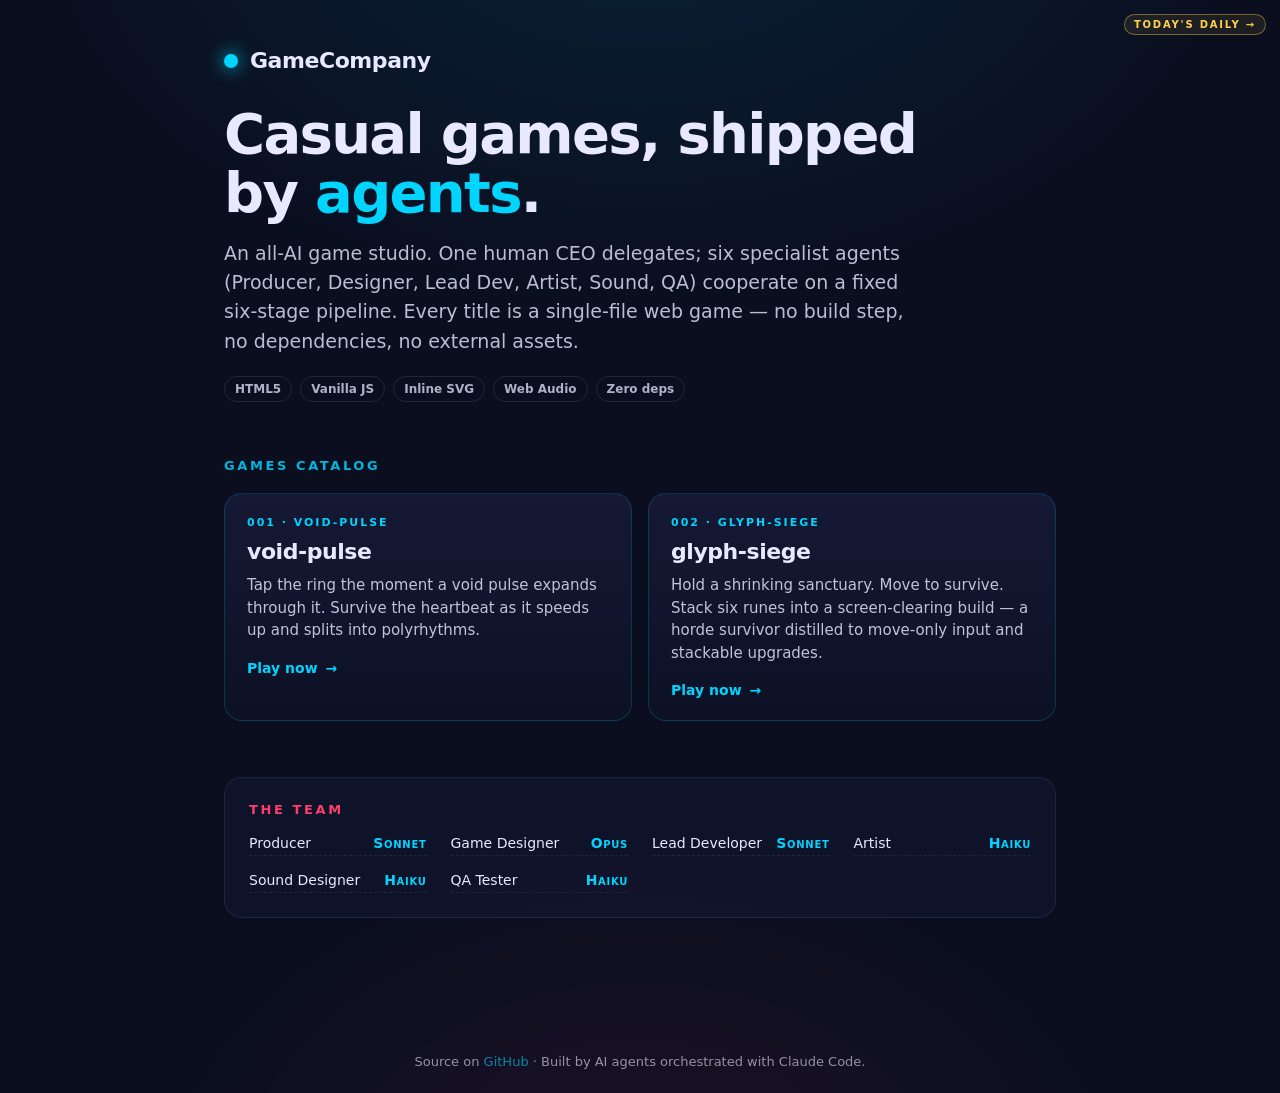
<file: index.html>
<!doctype html>
<html lang="en">
<head>
  <meta charset="utf-8" />
  <meta name="viewport" content="width=device-width, initial-scale=1" />
  <title>GameCompany — an AI-only casual game studio</title>
  <meta name="description" content="Single-file browser casual games from an all-AI-agent game studio." />
  <meta name="theme-color" content="#0a0e1f" />
  <meta property="og:title" content="GameCompany" />
  <meta property="og:description" content="Casual games, shipped by AI agents." />
  <meta property="og:type" content="website" />
  <link rel="icon" href='data:image/svg+xml;utf8,<svg xmlns="http://www.w3.org/2000/svg" viewBox="0 0 64 64"><rect width="64" height="64" rx="14" fill="%230a0e1f"/><circle cx="32" cy="32" r="20" fill="none" stroke="%2300d4ff" stroke-width="4"/><circle cx="32" cy="32" r="10" fill="none" stroke="%23ff3d6b" stroke-width="3" opacity=".85"/><circle cx="32" cy="32" r="3" fill="%2300d4ff"/></svg>' />
  <style>
    :root {
      --bg: #0a0e1f;
      --fg: #e8e9ff;
      --accent: #00d4ff;
      --danger: #ff3d6b;
      --subtle: #2a2e5c;
      --shadow: 0 6px 24px rgba(0,0,0,.35);
    }
    * { box-sizing: border-box; margin: 0; padding: 0; }
    html, body {
      min-height: 100%;
      background: var(--bg);
      color: var(--fg);
      font-family: system-ui, -apple-system, "Segoe UI", Roboto, sans-serif;
      -webkit-font-smoothing: antialiased;
    }
    body {
      background:
        radial-gradient(ellipse 900px 600px at 50% -10%, rgba(0,212,255,.10), transparent 70%),
        radial-gradient(ellipse 700px 500px at 50% 110%, rgba(255,61,107,.08), transparent 70%),
        var(--bg);
      min-height: 100dvh;
      display: flex;
      flex-direction: column;
    }
    .wrap {
      max-width: 880px;
      margin: 0 auto;
      padding: 48px 24px 64px;
      flex: 1;
      width: 100%;
    }
    header { margin-bottom: 48px; }
    .brand {
      display: inline-flex;
      align-items: center;
      gap: 12px;
      font-weight: 800;
      letter-spacing: -0.02em;
      font-size: 22px;
    }
    .brand-dot {
      width: 14px; height: 14px;
      border-radius: 50%;
      background: var(--accent);
      box-shadow: 0 0 18px var(--accent);
      animation: pulse 1.6s ease-in-out infinite;
    }
    @keyframes pulse {
      0%,100% { transform: scale(1); opacity: .9; }
      50%     { transform: scale(1.3); opacity: 1; }
    }
    h1 {
      font-size: clamp(34px, 6vw, 56px);
      font-weight: 800;
      letter-spacing: -0.03em;
      line-height: 1.05;
      margin-top: 32px;
      max-width: 18ch;
    }
    h1 .accent { color: var(--accent); }
    .lede {
      margin-top: 16px;
      font-size: clamp(16px, 2.2vw, 19px);
      color: var(--fg);
      opacity: .8;
      max-width: 58ch;
      line-height: 1.55;
    }
    .tags {
      margin-top: 20px;
      display: flex;
      flex-wrap: wrap;
      gap: 8px;
    }
    .tag {
      font-size: 12px;
      font-weight: 700;
      padding: 5px 10px;
      border-radius: 999px;
      border: 1px solid rgba(232,233,255,.15);
      color: var(--fg);
      opacity: .75;
    }
    .catalog-title {
      margin-top: 56px;
      font-size: 13px;
      font-weight: 800;
      letter-spacing: .2em;
      text-transform: uppercase;
      color: var(--accent);
      opacity: .85;
    }
    .games {
      display: grid;
      grid-template-columns: 1fr;
      gap: 16px;
      margin-top: 20px;
    }
    @media (min-width: 640px) {
      .games { grid-template-columns: 1fr 1fr; }
    }
    .card {
      position: relative;
      background: linear-gradient(180deg, rgba(42,46,92,.35), rgba(42,46,92,.1));
      border: 1px solid rgba(0,212,255,.18);
      border-radius: 18px;
      padding: 22px;
      text-decoration: none;
      color: var(--fg);
      transition: transform .15s ease, border-color .15s ease, box-shadow .15s ease;
      display: flex;
      flex-direction: column;
      gap: 10px;
      overflow: hidden;
    }
    .card:hover {
      transform: translateY(-2px);
      border-color: rgba(0,212,255,.45);
      box-shadow: 0 10px 30px rgba(0,212,255,.08), var(--shadow);
    }
    .card .id {
      font-size: 11px;
      font-weight: 800;
      letter-spacing: .18em;
      color: var(--accent);
      text-transform: uppercase;
    }
    .card h3 {
      font-size: 22px;
      font-weight: 800;
      letter-spacing: -0.02em;
    }
    .card p { opacity: .82; line-height: 1.5; font-size: 15px; }
    .card .play {
      margin-top: 8px;
      display: inline-flex;
      align-items: center;
      gap: 8px;
      font-weight: 700;
      color: var(--accent);
      font-size: 14px;
    }
    .card .play::after {
      content: "→";
      transition: transform .15s ease;
    }
    .card:hover .play::after { transform: translateX(4px); }

    .card.soon {
      opacity: .55;
      pointer-events: none;
      border-style: dashed;
    }
    .daily-chip {
      position: absolute;
      top: 14px;
      right: 14px;
      font-size: 10px;
      font-weight: 800;
      letter-spacing: .18em;
      text-transform: uppercase;
      padding: 4px 9px;
      border-radius: 999px;
      color: #ffd24a;
      background: rgba(255, 210, 74, .08);
      border: 1px solid rgba(255, 210, 74, .4);
      text-decoration: none;
      transition: background .12s ease;
    }
    .daily-chip:hover { background: rgba(255, 210, 74, .2); }

    .team {
      margin-top: 56px;
      padding: 24px;
      background: rgba(42,46,92,.18);
      border-radius: 18px;
      border: 1px solid rgba(232,233,255,.08);
    }
    .team h2 {
      font-size: 13px;
      font-weight: 800;
      letter-spacing: .2em;
      text-transform: uppercase;
      color: var(--danger);
      margin-bottom: 14px;
    }
    .roster {
      display: grid;
      grid-template-columns: repeat(auto-fit, minmax(140px, 1fr));
      gap: 12px 24px;
      font-size: 14px;
    }
    .roster div { display: flex; justify-content: space-between; gap: 12px; padding: 4px 0; border-bottom: 1px dashed rgba(232,233,255,.08); }
    .roster span:last-child {
      color: var(--accent);
      font-variant: small-caps;
      font-weight: 700;
      letter-spacing: .05em;
    }
    footer {
      margin-top: 48px;
      padding: 24px;
      font-size: 13px;
      opacity: .6;
      text-align: center;
    }
    footer a { color: var(--accent); text-decoration: none; }
    footer a:hover { text-decoration: underline; }
  </style>
</head>
<body>
  <div class="wrap">
    <header>
      <div class="brand"><span class="brand-dot"></span> GameCompany</div>
      <h1>Casual games, shipped by <span class="accent">agents</span>.</h1>
      <p class="lede">
        An all-AI game studio. One human CEO delegates; six specialist agents
        (Producer, Designer, Lead Dev, Artist, Sound, QA) cooperate on a
        fixed six-stage pipeline. Every title is a single-file web game — no
        build step, no dependencies, no external assets.
      </p>
      <div class="tags">
        <span class="tag">HTML5</span>
        <span class="tag">Vanilla JS</span>
        <span class="tag">Inline SVG</span>
        <span class="tag">Web Audio</span>
        <span class="tag">Zero deps</span>
      </div>
    </header>

    <div class="catalog-title">Games catalog</div>
    <section class="games">
      <a class="card" href="games/001-void-pulse/index.html">
        <div class="id">001 · void-pulse</div>
        <h3>void-pulse</h3>
        <p>Tap the ring the moment a void pulse expands through it. Survive the heartbeat as it speeds up and splits into polyrhythms.</p>
        <div class="play">Play now</div>
        <a class="daily-chip" href="games/001-void-pulse/index.html?daily=1">Today's daily →</a>
      </a>
      <a class="card" href="games/002-glyph-siege/index.html">
        <div class="id">002 · glyph-siege</div>
        <h3>glyph-siege</h3>
        <p>Hold a shrinking sanctuary. Move to survive. Stack six runes into a screen-clearing build — a horde survivor distilled to move-only input and stackable upgrades.</p>
        <div class="play">Play now</div>
      </a>
    </section>

    <div class="team">
      <h2>The team</h2>
      <div class="roster">
        <div><span>Producer</span><span>Sonnet</span></div>
        <div><span>Game Designer</span><span>Opus</span></div>
        <div><span>Lead Developer</span><span>Sonnet</span></div>
        <div><span>Artist</span><span>Haiku</span></div>
        <div><span>Sound Designer</span><span>Haiku</span></div>
        <div><span>QA Tester</span><span>Haiku</span></div>
      </div>
    </div>
  </div>

  <footer>
    Source on <a href="https://github.com/alsudawa/gamecompany">GitHub</a> ·
    Built by AI agents orchestrated with Claude Code.
  </footer>
</body>
</html>
</file>
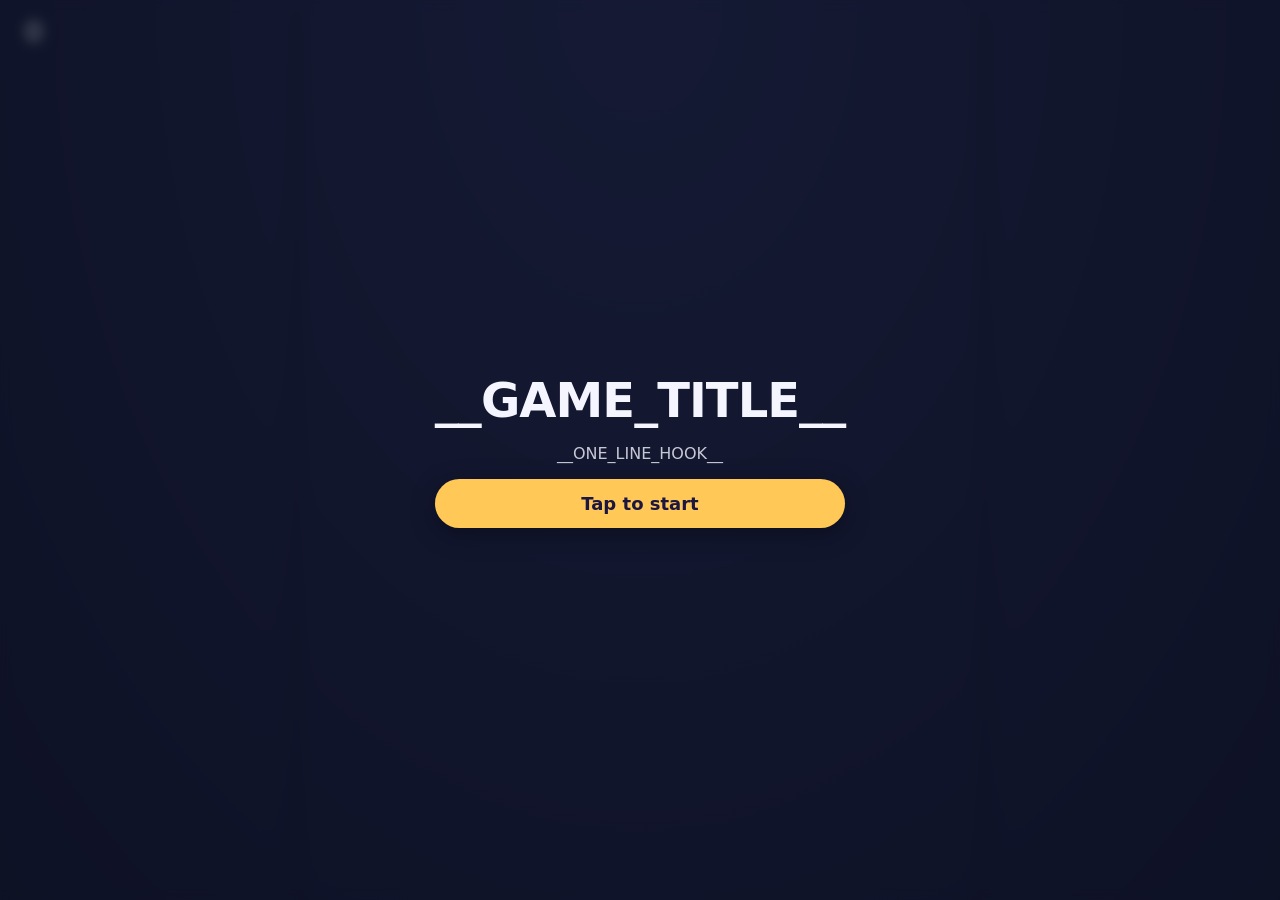
<file: company/templates/index.html>
<!doctype html>
<html lang="en">
<head>
  <meta charset="utf-8" />
  <meta name="viewport" content="width=device-width, initial-scale=1, viewport-fit=cover" />
  <title>GameCompany — __GAME_TITLE__</title>
  <link rel="stylesheet" href="style.css" />
</head>
<body>
  <main id="app">
    <canvas id="stage" width="720" height="960" aria-label="game canvas"></canvas>

    <div id="hud" aria-live="polite">
      <div id="score">0</div>
      <div id="timer"></div>
    </div>

    <div id="overlay" class="overlay visible">
      <h1 class="title">__GAME_TITLE__</h1>
      <p class="hook">__ONE_LINE_HOOK__</p>
      <button id="start" class="btn">Tap to start</button>
    </div>

    <div id="gameover" class="overlay hidden">
      <h2 class="title">Game over</h2>
      <p class="final-score">Score: <span id="finalScore">0</span></p>
      <button id="retry" class="btn">Retry</button>
    </div>
  </main>

  <script src="game.js"></script>
</body>
</html>
</file>
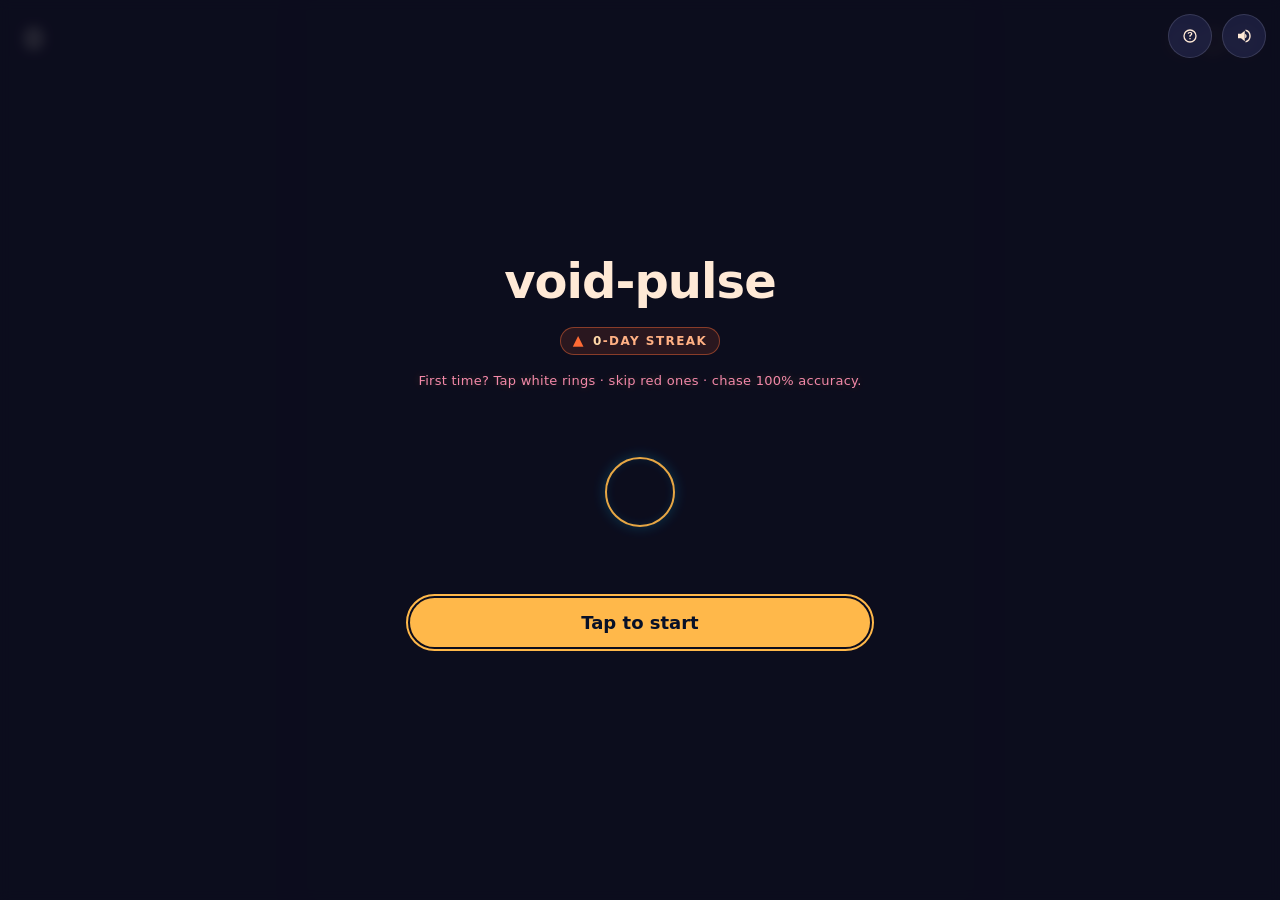
<file: games/001-void-pulse/index.html>
<!doctype html>
<html lang="en">
<head>
  <meta charset="utf-8" />
  <meta name="viewport" content="width=device-width, initial-scale=1, viewport-fit=cover" />
  <title>void-pulse — GameCompany</title>
  <meta name="description" content="Tap the ring when the void pulses through it — a minimalist tap-timing casual game." />
  <meta name="theme-color" content="#0a0e1f" />
  <meta property="og:title" content="void-pulse" />
  <meta property="og:description" content="Tap the ring when the void pulses through it." />
  <meta property="og:type" content="website" />
  <link rel="manifest" href="manifest.webmanifest" />
  <meta name="mobile-web-app-capable" content="yes" />
  <meta name="apple-mobile-web-app-capable" content="yes" />
  <meta name="apple-mobile-web-app-title" content="void-pulse" />
  <meta name="apple-mobile-web-app-status-bar-style" content="black-translucent" />
  <link rel="icon" href='data:image/svg+xml;utf8,<svg xmlns="http://www.w3.org/2000/svg" viewBox="0 0 64 64"><rect width="64" height="64" rx="14" fill="%230a0e1f"/><circle cx="32" cy="32" r="20" fill="none" stroke="%2300d4ff" stroke-width="4"/><circle cx="32" cy="32" r="10" fill="none" stroke="%23ff3d6b" stroke-width="3" opacity=".85"/><circle cx="32" cy="32" r="3" fill="%2300d4ff"/></svg>' />
  <link rel="apple-touch-icon" href='data:image/svg+xml;utf8,<svg xmlns="http://www.w3.org/2000/svg" viewBox="0 0 180 180"><rect width="180" height="180" fill="%230a0e1f"/><circle cx="90" cy="90" r="58" fill="none" stroke="%2300d4ff" stroke-width="10"/><circle cx="90" cy="90" r="28" fill="none" stroke="%23ff3d6b" stroke-width="8" opacity=".85"/><circle cx="90" cy="90" r="8" fill="%2300d4ff"/></svg>' />
  <link rel="stylesheet" href="style.css" />
</head>
<body>
  <main id="app">
    <canvas id="stage" width="720" height="960" aria-label="void-pulse canvas"></canvas>

    <div id="hud">
      <div id="score" aria-hidden="true">0</div>
      <div id="comboWrap" aria-hidden="true">
        <div id="beat" class="beat" aria-hidden="true"><span class="beat-dot"></span></div>
        <div id="combo"></div>
        <div id="comboMeter"><div id="comboMeterFill"></div></div>
      </div>
      <div id="lives" aria-label="Lives remaining"><span class="life">◯</span><span class="life">◯</span><span class="life">◯</span></div>
    </div>

    <div id="srAnnounce" class="sr-only" role="status" aria-live="polite" aria-atomic="true"></div>

    <div id="seedPill" class="seed-pill" hidden>DAILY · <span id="seedDate"></span></div>

    <button id="mute" class="icon-btn" type="button" aria-label="Toggle sound" title="Toggle sound">
      <svg viewBox="0 0 24 24" width="18" height="18" aria-hidden="true">
        <path id="muteIconOn"  d="M4 9v6h4l5 4V5L8 9H4zm11.5 3a3.5 3.5 0 0 0-2-3.16v6.32A3.5 3.5 0 0 0 15.5 12zM14 3.23v2.06a6.98 6.98 0 0 1 0 13.42v2.06A9 9 0 0 0 14 3.23z" fill="currentColor"/>
        <path id="muteIconOff" d="M4 9v6h4l5 4V5L8 9H4zm12.59 3 2.7-2.7-1.42-1.42-2.7 2.7-2.7-2.7-1.41 1.42 2.7 2.7-2.7 2.7 1.41 1.42 2.7-2.7 2.7 2.7 1.42-1.42-2.7-2.7z" fill="currentColor" style="display:none"/>
      </svg>
    </button>

    <div id="overlay" class="overlay visible">
      <h1 class="title">void-pulse</h1>
      <p id="startSubtitle" class="seed-subtitle" hidden>Daily · <span id="seedDateStart"></span></p>
      <div id="streakStart" class="streak-badge" hidden aria-label="Daily streak">
        <span class="streak-flame" aria-hidden="true">▲</span>
        <span class="streak-count"><span id="streakStartNum">0</span>-day streak</span>
        <span class="streak-best" id="streakStartBest" hidden>best <span id="streakStartBestNum">0</span></span>
      </div>
      <p class="hook">Tap on the beat. Dodge the <span style="color:var(--danger);font-weight:600">red</span>. Chase 100% on a 60-second chart.</p>
      <p id="firstVisitHint" class="first-visit-hint" hidden>First time? Tap white rings · skip red ones · chase 100% accuracy.</p>
      <div class="demo" aria-hidden="true">
        <div class="demo-target"></div>
        <div class="demo-pulse demo-pulse-good"></div>
        <div class="demo-pulse demo-pulse-hazard"></div>
        <div class="demo-label demo-label-tap">TAP</div>
        <div class="demo-label demo-label-skip">SKIP</div>
      </div>
      <button id="start" class="btn" autofocus>Tap to start</button>
      <p class="kbhint">or press <kbd>Space</kbd> · <kbd>M</kbd> mute · <kbd>P</kbd> pause · <kbd>T</kbd> theme · <kbd>S</kbd> stats · <kbd>?</kbd> help</p>
      <button id="statsBtn" class="ghost-link-btn" type="button" aria-label="Lifetime stats">Lifetime stats →</button>
      <a id="dailyLink" class="daily-link" href="?daily=1" hidden>Try today's daily →</a>
      <a id="freeLink"  class="daily-link" href="./" hidden>← Back to free play</a>
      <div id="themePicker" class="theme-picker" role="radiogroup" aria-label="Color theme">
        <button type="button" class="theme-swatch" data-theme-id="void"   role="radio" aria-checked="true"  tabindex="0"  title="Void (cyan)"><span class="swatch-ring swatch-void"></span><span class="swatch-name">void</span></button>
        <button type="button" class="theme-swatch" data-theme-id="sunset" role="radio" aria-checked="false" tabindex="-1" title="Sunset (amber)"><span class="swatch-ring swatch-sunset"></span><span class="swatch-name">sunset</span></button>
        <button type="button" class="theme-swatch" data-theme-id="forest" role="radio" aria-checked="false" tabindex="-1" title="Forest (teal)"><span class="swatch-ring swatch-forest"></span><span class="swatch-name">forest</span></button>
      </div>
    </div>

    <div id="gameover" class="overlay hidden" role="dialog" aria-modal="true" aria-labelledby="gameoverTitle" aria-hidden="true">
      <div id="newBest" class="new-best">NEW BEST</div>
      <h2 id="gameoverTitle" class="title">void silenced</h2>
      <p class="final-score">Score: <span id="finalScore">0</span></p>
      <p class="best-score">Best: <span id="bestScore">0</span></p>
      <div id="stats" class="stats">
        <div><span>Peak combo</span><span id="statPeak">0</span></div>
        <div><span>Perfects</span><span id="statPerfect">0</span></div>
        <div><span>Hits</span><span id="statHits">0</span></div>
      </div>
      <div id="gameoverStreak" class="streak-badge streak-gameover" hidden aria-label="Daily streak">
        <span class="streak-flame" aria-hidden="true">▲</span>
        <span class="streak-count"><span id="gameoverStreakNum">0</span>-day streak</span>
        <span class="streak-best" id="gameoverStreakBest" hidden>best <span id="gameoverStreakBestNum">0</span></span>
      </div>
      <div id="achievements" class="ach-grid" aria-label="Achievements" hidden>
        <div class="ach-head"><span class="ach-head-label">Achievements</span><span id="achProgress" class="ach-progress">0 / 11</span></div>
        <ul id="achList" class="ach-list"></ul>
      </div>
      <div id="history" class="history" aria-label="Last runs">
        <span id="historyLabel" class="history-label">Last runs</span>
        <svg id="historySvg" class="spark-svg" viewBox="0 0 120 28" width="120" height="28" aria-hidden="true"></svg>
      </div>
      <div id="ghost" class="ghost-strip" hidden aria-label="Ghost run comparison">
        <div class="ghost-row ghost-row-now">
          <span class="ghost-row-label">This run</span>
          <svg id="ghostSvgNow" viewBox="0 0 220 10" width="220" height="10" aria-hidden="true"></svg>
        </div>
        <div class="ghost-row ghost-row-best">
          <span class="ghost-row-label">Best <span id="ghostBestMeta"></span></span>
          <svg id="ghostSvgBest" viewBox="0 0 220 10" width="220" height="10" aria-hidden="true"></svg>
        </div>
      </div>
      <div id="leaderboard" class="leaderboard" hidden aria-label="Top runs">
        <div class="leaderboard-head">
          <span id="leaderboardLabel" class="leaderboard-label">Top runs</span>
        </div>
        <ol id="leaderboardList" class="leaderboard-list"></ol>
      </div>
      <p id="tomorrow" class="tomorrow" hidden>Next daily in <span id="tomorrowTime">—</span></p>
      <button id="share" class="share-btn" type="button" aria-label="Share score" hidden>
        <svg viewBox="0 0 24 24" width="14" height="14" aria-hidden="true"><path d="M18 16.08c-.76 0-1.44.3-1.96.77L8.91 12.7c.05-.23.09-.46.09-.7s-.04-.47-.09-.7l7.05-4.11c.54.5 1.25.81 2.04.81a3 3 0 1 0-3-3c0 .24.04.47.09.7L8.04 9.81A3 3 0 0 0 6 9a3 3 0 1 0 0 6c.79 0 1.5-.31 2.04-.81l7.12 4.15c-.05.21-.08.43-.08.66a2.92 2.92 0 1 0 2.92-2.92z" fill="currentColor"/></svg>
        <span>Share</span>
      </button>
      <p class="retry-hint" id="retryHint" tabindex="0" role="button" aria-label="Tap or press Space to retry">Tap to retry</p>
    </div>

    <div id="pause" class="overlay hidden" role="dialog" aria-modal="true" aria-labelledby="pauseTitle" aria-describedby="pauseHint" aria-hidden="true" tabindex="-1">
      <h2 id="pauseTitle" class="sr-only">Game paused</h2>
      <div class="pause-ring">
        <div id="pauseCountdown" class="pause-countdown" aria-hidden="true">paused</div>
      </div>
      <p class="pause-hint" id="pauseHint">Press <kbd>P</kbd> or refocus the tab to resume</p>
    </div>

    <div id="help" class="overlay hidden help-overlay" role="dialog" aria-modal="true" aria-labelledby="helpTitle" aria-hidden="true">
      <div class="help-card">
        <h2 id="helpTitle" class="help-title">how to play</h2>
        <ul class="help-list">
          <li><span class="help-key">tap / Space</span><span>when the pulse crosses the ring — on beat (120 BPM)</span></li>
          <li><span class="help-key">center hit</span><span>= <em>perfect</em>: full score, combo grows, chromatic flash</span></li>
          <li><span class="help-key">near hit</span><span>= <em>good</em>: half score, combo grows</span></li>
          <li><span class="help-key" style="color:var(--danger)">red dashed pulse</span><span>= <em>HAZARD</em>: do NOT tap. Let it pass for +50 bonus. Tap it and you lose a life.</span></li>
          <li><span class="help-key">combo bar</span><span>fills toward the next ×multiplier (cap ×4)</span></li>
          <li><span class="help-key">chart length</span><span>~60-second chart. Chase the percent — aim for a 100% perfect run.</span></li>
          <li><span class="help-key">3 lives</span><span>miss or mistap to lose one. Die quickly 3 runs in a row → the next run starts with a bonus gold life.</span></li>
          <li><span class="help-key">daily mode</span><span><code>?daily=1</code> — same chart for everyone today</span></li>
          <li><span class="help-key">theme picker</span><span>void / sunset / forest — press <kbd>T</kbd> to cycle</span></li>
        </ul>
        <p class="help-keys">
          <kbd>Space</kbd> tap · <kbd>M</kbd> mute · <kbd>P</kbd> pause · <kbd>T</kbd> theme · <kbd>S</kbd> stats · <kbd>?</kbd> this help · <kbd>Esc</kbd> close
        </p>
        <button id="helpClose" class="btn help-close" type="button">Got it</button>
      </div>
    </div>

    <div id="statsPanel" class="overlay hidden stats-overlay" role="dialog" aria-modal="true" aria-labelledby="statsPanelTitle" aria-hidden="true">
      <div class="stats-card">
        <h2 id="statsPanelTitle" class="stats-title">Lifetime stats</h2>
        <p class="stats-empty-msg">No runs yet. Play one to start tracking.</p>
        <div class="stats-grid">
          <div class="stat-row"><span class="stat-k">Runs</span><span class="stat-v" id="lsRuns">0</span></div>
          <div class="stat-row"><span class="stat-k">Total play</span><span class="stat-v" id="lsTime">0s</span></div>
          <div class="stat-row"><span class="stat-k">Best score</span><span class="stat-v" id="lsBest">0</span></div>
          <div class="stat-row"><span class="stat-k">Peak combo</span><span class="stat-v" id="lsPeakCombo">0</span></div>
          <div class="stat-row"><span class="stat-k">Avg score</span><span class="stat-v" id="lsAvg">—</span></div>
          <div class="stat-row"><span class="stat-k">Total score</span><span class="stat-v" id="lsScore">0</span></div>
          <div class="stat-row"><span class="stat-k">Perfects</span><span class="stat-v" id="lsPerfects">0</span></div>
          <div class="stat-row"><span class="stat-k">Hits</span><span class="stat-v" id="lsHits">0</span></div>
          <div class="stat-row"><span class="stat-k">Misses</span><span class="stat-v" id="lsMisses">0</span></div>
          <div class="stat-row"><span class="stat-k">Perfect rate</span><span class="stat-v" id="lsPerfectRate">—</span></div>
          <div class="stat-row"><span class="stat-k">Accuracy</span><span class="stat-v" id="lsAccuracy">—</span></div>
          <div class="stat-row stat-row-span"><span class="stat-k">Best by theme</span><span class="stat-v stat-themes">
            <span class="stat-theme"><span class="stat-theme-dot stat-theme-void"></span>void <b id="lsBestVoid">0</b></span>
            <span class="stat-theme"><span class="stat-theme-dot stat-theme-sunset"></span>sunset <b id="lsBestSunset">0</b></span>
            <span class="stat-theme"><span class="stat-theme-dot stat-theme-forest"></span>forest <b id="lsBestForest">0</b></span>
          </span></div>
          <div class="stat-row"><span class="stat-k">First played</span><span class="stat-v" id="lsFirst">—</span></div>
          <div class="stat-row"><span class="stat-k">Last played</span><span class="stat-v" id="lsLast">—</span></div>
          <div class="stat-row stat-row-span stat-row-spark">
            <span class="stat-k">Recent trend</span>
            <span class="stat-v stat-spark-cell">
              <svg id="statsSparkSvg" class="spark-svg" viewBox="0 0 160 32" width="160" height="32" aria-hidden="true"></svg>
            </span>
          </div>
        </div>
        <div class="stats-actions">
          <button id="statsExport" class="stats-export-btn" type="button" hidden>Copy as text</button>
          <button id="statsReset" class="stats-reset-btn" type="button" hidden>Reset stats</button>
          <button id="statsPanelClose" class="btn stats-close" type="button">Got it</button>
        </div>
      </div>
    </div>

    <div id="achievementToast" class="ach-toast hidden" aria-hidden="true">
      <span class="ach-toast-badge" aria-hidden="true">▲</span>
      <span class="ach-toast-text">
        <span class="ach-toast-head">Achievement</span>
        <span class="ach-toast-label"></span>
      </span>
    </div>

    <button id="helpBtn" class="icon-btn help-btn" type="button" aria-label="How to play" title="How to play (?)">
      <svg viewBox="0 0 24 24" width="16" height="16" aria-hidden="true">
        <path d="M12 2a10 10 0 1 0 0 20 10 10 0 0 0 0-20Zm0 18a8 8 0 1 1 0-16 8 8 0 0 1 0 16Zm-1-7v-1c0-.7.3-1.2 1.2-1.8.9-.6 1.3-1 1.3-1.7 0-.8-.6-1.3-1.5-1.3s-1.5.5-1.5 1.4H8.5C8.5 7 9.9 6 12 6s3.5 1 3.5 2.7c0 1.1-.5 1.7-1.5 2.4-.7.5-1 .8-1 1.5V13h-2Zm0 4v-2h2v2h-2Z" fill="currentColor"/>
      </svg>
    </button>
  </main>

  <script src="game.js"></script>
</body>
</html>
</file>
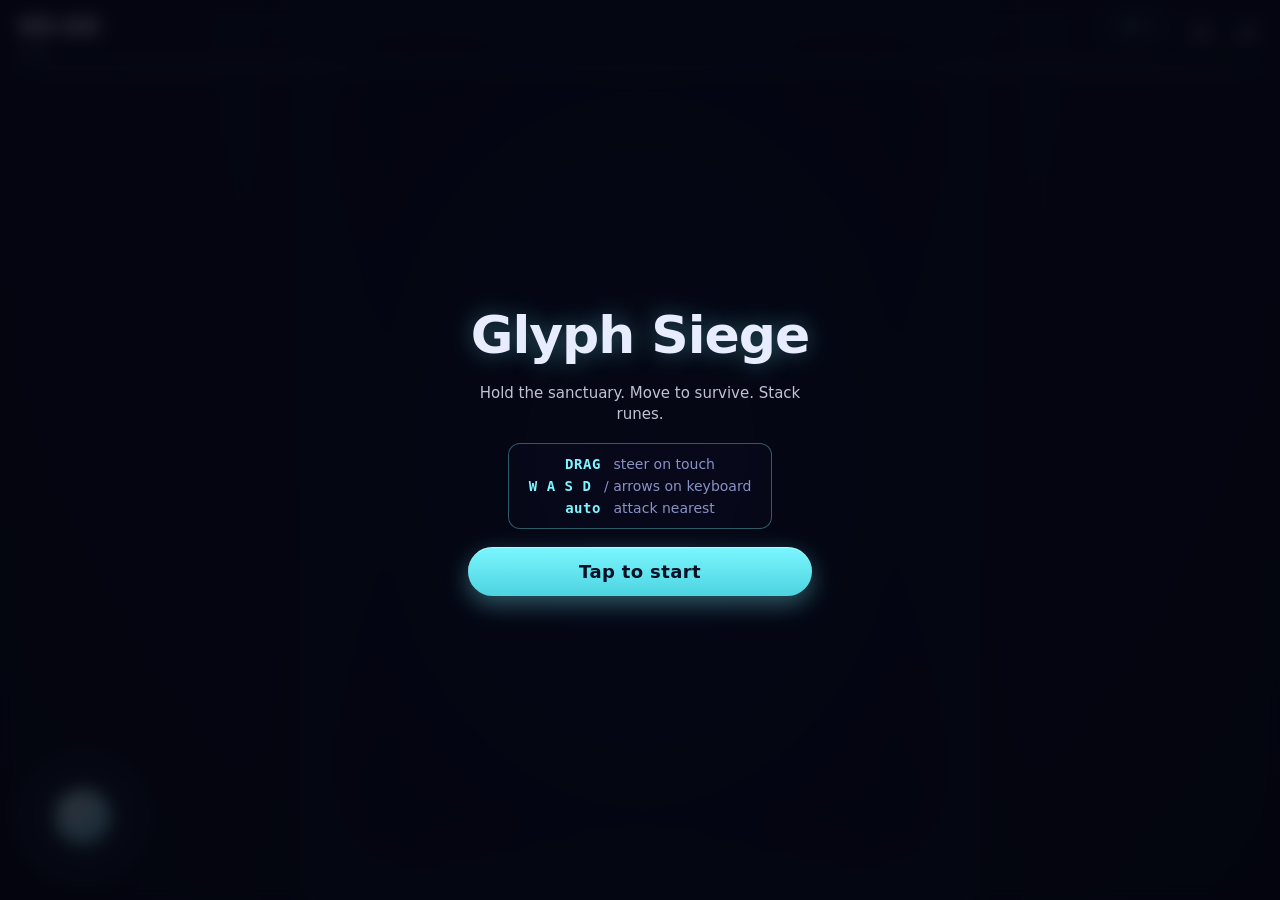
<file: games/002-glyph-siege/index.html>
<!doctype html>
<html lang="en">
<head>
  <meta charset="utf-8" />
  <meta name="viewport" content="width=device-width, initial-scale=1, viewport-fit=cover" />
  <meta name="theme-color" content="#0a0b1e" />
  <title>Glyph Siege — GameCompany</title>
  <link rel="stylesheet" href="style.css" />
</head>
<body>
  <main id="app">
    <canvas id="stage" width="720" height="960" aria-label="game canvas" role="img"></canvas>

    <div id="hud" aria-live="polite">
      <div id="hudLeft">
        <div id="timer" aria-label="time survived">00:00</div>
        <div id="kills" aria-label="kills">× 0</div>
      </div>
      <div id="hudRight">
        <div id="level" aria-label="level">Lv 1</div>
        <div id="hearts" aria-label="health"></div>
      </div>
      <div id="xpbar"><div id="xpfill"></div></div>
    </div>

    <div id="iconbar">
      <button id="muteBtn" class="iconbtn" aria-label="toggle sound" title="mute (M)">
        <svg viewBox="0 0 24 24" fill="none" stroke="currentColor" stroke-width="2" stroke-linecap="round" stroke-linejoin="round" aria-hidden="true"><path d="M11 5 L6 9 H3 v6 h3 l5 4 z"/><path d="M16 9 a4 4 0 0 1 0 6"/><path d="M19 6 a8 8 0 0 1 0 12"/></svg>
      </button>
      <button id="pauseBtn" class="iconbtn" aria-label="pause" title="pause (Esc)">
        <svg viewBox="0 0 24 24" fill="currentColor" aria-hidden="true"><rect x="6" y="5" width="4" height="14" rx="1"/><rect x="14" y="5" width="4" height="14" rx="1"/></svg>
      </button>
    </div>

    <div id="joypad" aria-label="virtual joystick" role="presentation">
      <div id="joyknob"></div>
    </div>
    <button id="bombBtn" class="bombbtn hidden" aria-label="detonate bomb" title="bomb (B)">
      <svg class="glyph" viewBox="0 0 24 24" aria-hidden="true">
        <defs>
          <radialGradient id="bb-glow" cx="50%" cy="55%" r="55%">
            <stop offset="0%" stop-color="#fff5d8" stop-opacity="0.85"/>
            <stop offset="100%" stop-color="#ff7a4c" stop-opacity="0"/>
          </radialGradient>
          <radialGradient id="bb-body" cx="38%" cy="32%" r="70%">
            <stop offset="0%" stop-color="#5a5f78"/>
            <stop offset="60%" stop-color="#1a1f3a"/>
            <stop offset="100%" stop-color="#04061a"/>
          </radialGradient>
        </defs>
        <circle cx="12" cy="14" r="11" fill="url(#bb-glow)"/>
        <circle cx="12" cy="14" r="7" fill="url(#bb-body)" stroke="#000" stroke-width="0.8"/>
        <ellipse cx="9.5" cy="11.5" rx="2" ry="1.4" fill="#ffffff" opacity="0.35"/>
        <rect x="10.5" y="5.5" width="3" height="2.4" rx="0.6" fill="#2a1a0e" stroke="#000" stroke-width="0.5"/>
        <path d="M12 5.5 Q14 3 13 1" fill="none" stroke="#8a6a3a" stroke-width="0.9" stroke-linecap="round"/>
        <circle cx="13" cy="1" r="1.4" fill="#ffd36d"/>
        <circle cx="13" cy="1" r="0.55" fill="#ffffff"/>
      </svg>
      <span class="count">0</span>
    </button>

    <div id="countdown" class="countdown hidden" aria-hidden="true"></div>

    <div id="overlay" class="overlay visible" role="dialog" aria-modal="true" aria-label="start menu">
      <h1 class="title">Glyph Siege</h1>
      <p class="hook">Hold the sanctuary. Move to survive. Stack runes.</p>
      <div class="controls">
        <div class="row"><span class="k">DRAG</span> steer on touch</div>
        <div class="row"><span class="k">W A S D</span> / arrows on keyboard</div>
        <div class="row"><span class="k">auto</span> attack nearest</div>
      </div>
      <button id="start" class="btn">Tap to start</button>
    </div>

    <div id="pauseOverlay" class="overlay hidden" role="dialog" aria-modal="true" aria-label="paused">
      <h2 class="title">Paused</h2>
      <p class="hook">Take a breath.</p>
      <button id="resumeBtn" class="btn">Resume</button>
    </div>

    <div id="upgradeOverlay" class="overlay hidden upgrade-overlay" role="dialog" aria-modal="true" aria-label="choose upgrade">
      <h2 class="title">Level Up</h2>
      <p class="hook">Choose one rune.</p>
      <div id="cards" class="cards"></div>
    </div>

    <div id="gameover" class="overlay hidden" role="dialog" aria-modal="true" aria-label="game over">
      <h2 class="title">Fallen</h2>
      <div class="stats">
        <div><span class="slabel">Time</span><span id="statTime">0s</span></div>
        <div><span class="slabel">Kills</span><span id="statKills">0</span></div>
        <div><span class="slabel">Level</span><span id="statLevel">1</span></div>
        <div><span class="slabel">Score</span><span id="finalScore">0</span></div>
      </div>
      <div id="bestBadge" class="best-badge hidden">NEW BEST</div>
      <button id="retry" class="btn">Retry</button>
    </div>

    <div id="bootError" class="overlay hidden" role="alertdialog" aria-modal="true" aria-label="error">
      <h2 class="title">Something broke</h2>
      <p class="hook" id="bootErrorMsg">Try resetting.</p>
      <button id="bootReset" class="btn">Reset &amp; reload</button>
    </div>
  </main>

  <script type="module" src="src/main.js"></script>
</body>
</html>
</file>
<file: company/templates/style.css>
/* ============================================================
   GameCompany template — style.css
   Artist fills in palette & sprites; do not ship with placeholders.
   ============================================================ */

:root {
  --bg:        #0f1226;
  --fg:        #f4f5ff;
  --accent:    #ffc857;
  --danger:    #ff5d73;
  --subtle:    #2a2f5c;
  --shadow:    0 6px 24px rgba(0,0,0,.35);
  --radius:    14px;
}

* { box-sizing: border-box; margin: 0; padding: 0; }

html, body {
  height: 100%;
  background: radial-gradient(ellipse at top, var(--subtle), var(--bg));
  color: var(--fg);
  font-family: system-ui, -apple-system, "Segoe UI", Roboto, sans-serif;
  user-select: none;
  -webkit-tap-highlight-color: transparent;
  overflow: hidden;
}

#app {
  position: relative;
  width: 100vw;
  height: 100dvh;
  display: grid;
  place-items: center;
}

#stage {
  display: block;
  max-width: 100vw;
  max-height: 100dvh;
  aspect-ratio: 720 / 960;
  background: transparent;
  touch-action: none;
  box-shadow: var(--shadow);
  border-radius: var(--radius);
}

#hud {
  position: absolute;
  top: 16px;
  left: 0; right: 0;
  display: flex;
  justify-content: space-between;
  padding: 0 24px;
  font-variant-numeric: tabular-nums;
  font-weight: 700;
  text-shadow: 0 2px 8px rgba(0,0,0,.5);
  pointer-events: none;
}

#score { font-size: 28px; }
#timer { font-size: 20px; opacity: .8; }

.overlay {
  position: absolute;
  inset: 0;
  display: grid;
  place-content: center;
  gap: 16px;
  text-align: center;
  background: rgba(15, 18, 38, .72);
  backdrop-filter: blur(6px);
  transition: opacity .2s ease;
}
.overlay.hidden  { opacity: 0; pointer-events: none; }
.overlay.visible { opacity: 1; }

.title { font-size: clamp(28px, 5vw, 48px); letter-spacing: -0.02em; }
.hook  { opacity: .8; max-width: 32ch; margin: 0 auto; }
.final-score { font-size: 22px; }

.btn {
  font: inherit;
  font-weight: 700;
  font-size: 18px;
  padding: 14px 28px;
  background: var(--accent);
  color: #1b1740;
  border: 0;
  border-radius: 999px;
  cursor: pointer;
  box-shadow: var(--shadow);
  transition: transform .08s ease;
}
.btn:active { transform: scale(.96); }

/* Feedback animations (shared; specific games add more) */
@keyframes shake {
  0%, 100% { transform: translate(0,0); }
  20%      { transform: translate(-6px, 2px); }
  40%      { transform: translate(5px, -3px); }
  60%      { transform: translate(-4px, 4px); }
  80%      { transform: translate(3px, -2px); }
}
.shake { animation: shake .25s ease; }

@keyframes pop {
  0%   { transform: scale(1); }
  30%  { transform: scale(1.2); }
  100% { transform: scale(1); }
}
.pop { animation: pop .18s ease; }
</file>
<file: games/001-void-pulse/style.css>
/* ============================================================
   void-pulse — style.css
   Palette: deep void + cyan/magenta rhythm (per Artist spec)
   ============================================================ */

:root {
  /* Default theme = void. Player can switch to sunset / forest via the
     theme picker on the start overlay; the chosen theme writes
     `data-theme="..."` on <html>, below. All color-critical tokens live
     here (including the celebration gold `--highlight` and the vignette
     radial-gradient rgb triplets consumed by the canvas render). */
  --bg:     #0a0e1f;
  --fg:     #e8e9ff;
  --accent: #00d4ff;
  --danger: #ff3d6b;
  --subtle: #2a2e5c;
  --highlight: #ffd24a;
  --vignette-near-rgb: 82, 92, 180;
  --vignette-far-rgb:  15, 18, 38;
  --shadow: 0 6px 24px rgba(0,0,0,.35);
  --radius: 14px;
}
[data-theme="sunset"] {
  --bg:     #1a0b1a;
  --fg:     #ffe9d6;
  --accent: #ffb84a;
  --danger: #ff4d6d;
  --subtle: #4a2a3c;
  --highlight: #ff8fb1;
  --vignette-near-rgb: 180, 92, 120;
  --vignette-far-rgb:  38, 15, 28;
}
[data-theme="forest"] {
  --bg:     #081613;
  --fg:     #d6f2e0;
  --accent: #5de4b4;
  --danger: #ff7a5a;
  --subtle: #1a3a2e;
  --highlight: #e8ff7a;
  --vignette-near-rgb: 92, 180, 140;
  --vignette-far-rgb:  12, 30, 22;
}

* { box-sizing: border-box; margin: 0; padding: 0; }

html, body {
  height: 100%;
  background: var(--bg);
  color: var(--fg);
  font-family: system-ui, -apple-system, "Segoe UI", Roboto, sans-serif;
  user-select: none;
  -webkit-user-select: none;
  /* Sprint 56: explicit gesture-conflict defenses for mobile.
       - tap-highlight-color transparent: no flash on tappable elements
       - touch-callout none: suppress iOS long-press preview menu (rings,
         numbers, share button shouldn't summon image/link/text panels)
       - overscroll-behavior none: kill iOS Safari pull-to-refresh + Android
         Chrome rubber-band bounce, both of which can fire mid-run when a
         player swipes near the screen edge by accident */
  -webkit-tap-highlight-color: transparent;
  -webkit-touch-callout: none;
  overscroll-behavior: none;
  overflow: hidden;
}

#app {
  position: relative;
  width: 100vw;
  height: 100dvh;
  display: grid;
  place-items: center;
}

#stage {
  display: block;
  max-width: 100vw;
  max-height: 100dvh;
  aspect-ratio: 720 / 960;
  background: transparent;
  touch-action: none;
  box-shadow: var(--shadow);
  border-radius: var(--radius);
}

#hud {
  position: absolute;
  top: 16px;
  left: 0; right: 0;
  display: flex;
  align-items: center;
  justify-content: space-between;
  padding: 0 24px;
  font-variant-numeric: tabular-nums;
  font-weight: 700;
  text-shadow: 0 2px 8px rgba(0,0,0,.5);
  pointer-events: none;
  z-index: 10;
}

#score {
  font-size: 28px;
  color: var(--fg);
  min-width: 3ch;
  transition: color .18s ease, text-shadow .18s ease;
  display: inline-block;
  transform-origin: left center;
}
#score.approaching-best {
  color: var(--highlight);
  text-shadow: 0 0 14px color-mix(in srgb, var(--highlight) calc(100% * .55), transparent), 0 2px 8px rgba(0, 0, 0, .5);
}
#score.beaten-best {
  color: var(--highlight);
  text-shadow: 0 0 22px color-mix(in srgb, var(--highlight) calc(100% * .9), transparent), 0 2px 8px rgba(0, 0, 0, .5);
  animation: scoreBeaten 1.4s ease-in-out infinite;
}
@keyframes scoreBeaten {
  0%, 100% { transform: scale(1); }
  50%      { transform: scale(1.08); }
}

#comboWrap {
  display: flex;
  flex-direction: column;
  align-items: center;
  gap: 4px;
}
#combo {
  font-size: 22px;
  /* Tier-tinted color — default is accent (low tier). data-tier overrides
     below promote to blended (mid) or highlight (peak). Reuses the Sprint
     39 state-tint pattern (graphics/state-tint.md). Transition smooths the
     tier-up/tier-down color change so it reads as a progressive ramp
     rather than a hard swap. */
  color: var(--accent);
  transition: color .22s ease, opacity .12s ease;
  letter-spacing: -0.01em;
  min-height: 22px;
  min-width: 5ch;
  text-align: right;
  font-variant-numeric: tabular-nums;
}
/* Mid tier (mult ×2 / ×2.5) — color-mix between accent and highlight.
   Reads as "warming up" between cool-accent and warm-highlight. */
#combo[data-tier="mid"]  { color: color-mix(in srgb, var(--accent) 40%, var(--highlight)); }
/* Peak tier (mult >= ×3) — full highlight. Gold/warm in most themes,
   signaling "you've entered the money zone." */
#combo[data-tier="peak"] { color: var(--highlight); }
#comboMeter {
  width: 72px;
  height: 3px;
  background: rgba(232, 233, 255, .12);
  border-radius: 2px;
  overflow: hidden;
  opacity: 0;
  transition: opacity .18s ease;
}
#comboMeter.active { opacity: 1; }
#comboMeterFill {
  height: 100%;
  width: 0%;
  background: linear-gradient(90deg, var(--accent), var(--highlight));
  border-radius: 2px;
  transition: width .14s ease-out;
}

/* Beat indicator — small ring that flashes every quarter-note beat while a
   run is active. Accents the downbeat (every 4th quarter, i.e. bar start)
   with a brighter/larger pulse. Driven from state.t (not BGM) so the visual
   anchor works even when audio is muted. Sits inside #comboWrap above combo. */
#beat {
  width: 14px;
  height: 14px;
  display: flex;
  align-items: center;
  justify-content: center;
  opacity: 0;
  transition: opacity .2s ease;
  /* Band-tinted downbeat color — overridden per [data-band] below so the
     beat ring reinforces the BGM dynamics arc (calm/tense/peak/resolve).
     Default matches the pre-Sprint-39 behavior (accent cyan downbeat). */
  --beat-tint: var(--accent);
}
/* Calm intro — white/neutral downbeat, understated */
#beat[data-band="warm"],
#beat[data-band="easy"] { --beat-tint: var(--fg); }
/* Tense mid-run — themed accent (default) */
#beat[data-band="mid"],
#beat[data-band="hard"] { --beat-tint: var(--accent); }
/* Climax peak — highlight (gold in most themes) for the intensity spike */
#beat[data-band="climax"] { --beat-tint: var(--highlight); }
/* Out — back to themed accent for the resolution bars */
#beat[data-band="out"] { --beat-tint: var(--accent); }
#beat.active { opacity: 1; }
#beat .beat-dot {
  width: 9px;
  height: 9px;
  border-radius: 50%;
  background: color-mix(in srgb, var(--fg) 28%, transparent);
  box-shadow: 0 0 0 1px color-mix(in srgb, var(--fg) 22%, transparent);
  transform: scale(1);
  transition: background .12s ease, box-shadow .12s ease;
}
#beat.pulse .beat-dot {
  animation: beatPulse 420ms ease-out;
}
#beat.pulse-accent .beat-dot {
  animation: beatPulseAccent 520ms ease-out;
}
@keyframes beatPulse {
  0%   { transform: scale(0.95); background: color-mix(in srgb, var(--fg) 28%, transparent); box-shadow: 0 0 0 1px color-mix(in srgb, var(--fg) 22%, transparent); }
  18%  { transform: scale(1.35); background: var(--fg); box-shadow: 0 0 12px color-mix(in srgb, var(--fg) 65%, transparent), 0 0 0 1px var(--fg); }
  100% { transform: scale(1); background: color-mix(in srgb, var(--fg) 28%, transparent); box-shadow: 0 0 0 1px color-mix(in srgb, var(--fg) 22%, transparent); }
}
@keyframes beatPulseAccent {
  0%   { transform: scale(0.95); background: color-mix(in srgb, var(--beat-tint) 35%, transparent); box-shadow: 0 0 0 1px color-mix(in srgb, var(--beat-tint) 30%, transparent); }
  14%  { transform: scale(1.6); background: var(--beat-tint); box-shadow: 0 0 18px color-mix(in srgb, var(--beat-tint) 75%, transparent), 0 0 0 2px color-mix(in srgb, var(--beat-tint) 70%, transparent); }
  100% { transform: scale(1); background: color-mix(in srgb, var(--fg) 28%, transparent); box-shadow: 0 0 0 1px color-mix(in srgb, var(--fg) 22%, transparent); }
}

#lives {
  display: flex;
  gap: 6px;
  align-items: center;
}

.life {
  font-size: 22px;
  line-height: 1;
  color: var(--accent);
  transition: color .1s ease, opacity .1s ease, transform .14s ease;
  display: inline-block;
}
.life.lost-flash {
  animation: lifeLostFlash .42s ease-out;
}
.life.bonus-glow {
  animation: lifeBonusGlow 1.4s ease-out 1;
  color: var(--highlight) !important;
}
@keyframes lifeLostFlash {
  0%   { color: var(--danger); transform: scale(1.4); text-shadow: 0 0 14px rgba(255, 61, 107, .9); }
  50%  { color: var(--danger); transform: scale(1.0); text-shadow: 0 0 6px  rgba(255, 61, 107, .6); }
  100% { color: var(--subtle); transform: scale(1.0); text-shadow: none; }
}
@keyframes lifeBonusGlow {
  0%   { color: var(--highlight); transform: scale(1.5); text-shadow: 0 0 18px color-mix(in srgb, var(--highlight) calc(100% * .9), transparent); }
  60%  { color: var(--highlight); transform: scale(1.0); text-shadow: 0 0 10px color-mix(in srgb, var(--highlight) calc(100% * .55), transparent); }
  100% { color: var(--highlight); transform: scale(1.0); text-shadow: none; }
}
@media (prefers-reduced-motion: reduce) {
  .life.lost-flash, .life.bonus-glow { animation: none; }
}

.overlay {
  position: absolute;
  inset: 0;
  display: grid;
  place-content: center;
  gap: 12px;
  text-align: center;
  background: rgba(10, 14, 31, .82);
  backdrop-filter: blur(6px);
  /* Sprint 58 (touch-gesture follow-up): overlay backdrops are tappable
     for restart / dismiss-on-backdrop. touch-action: manipulation here
     drops the historic 300ms double-tap-zoom delay on the backdrop area
     too, so a player rapidly dismissing modals doesn't trigger zoom. */
  touch-action: manipulation;
  /* visibility transitions discretely; a .2s delay on the hide side lets the
     opacity fade finish before the element is yanked from the a11y tree + tab
     order. On the visible side, `.overlay.visible` overrides the transition
     so visibility snaps in immediately while opacity fades up. */
  transition: opacity .2s ease, visibility 0s linear .2s;
  z-index: 20;
}
/* `visibility: hidden` is the crucial addition — opacity:0 alone leaves the
   children tabbable (invisible focus rings during gameplay when #overlay +
   #gameover are dismissed). visibility removes them from the tab sequence
   and a11y tree alongside the fade. */
.overlay.hidden  { opacity: 0; pointer-events: none; visibility: hidden; }
.overlay.visible { opacity: 1; pointer-events: auto; visibility: visible; transition: opacity .2s ease, visibility 0s linear 0s; }

.title {
  font-size: clamp(28px, 5vw, 48px);
  letter-spacing: -0.02em;
  font-weight: 700;
  color: var(--fg);
}
.hook {
  opacity: .8;
  max-width: 32ch;
  margin: 0 auto;
  font-size: 16px;
  color: var(--fg);
}
.final-score { font-size: 22px; color: var(--fg); margin-top: 10px; }
.best-score  { font-size: 16px; color: var(--fg); opacity: .78; }
/* Retry-hint is a <p tabindex="0" role="button"> — primary action target after
   gameover. Sized at 44×44 minimum (iOS HIG / Android Material) so a thumb on
   mobile lands cleanly without the adjacent share-btn / leaderboard rows
   stealing the tap. inline-block + line-height anchors the visual baseline so
   the centered text looks identical to its pre-Sprint-55 layout. */
.retry-hint {
  display: inline-block;
  min-height: 44px;
  padding: 12px 18px;
  font-size: 15px;
  line-height: 20px;
  color: var(--accent);
  opacity: .85;
  margin-top: 8px;
  cursor: pointer;
  border-radius: 8px;
}

.share-btn {
  display: inline-flex;
  align-items: center;
  justify-content: center;
  gap: 7px;
  font: inherit;
  font-weight: 600;
  font-size: 13px;
  letter-spacing: .04em;
  /* Sprint 55: padding bumped + min-height 44px to clear the iOS HIG /
     Android Material tap-target floor. Visual size barely changes — the
     extra height comes mostly from line-height-effective padding. */
  padding: 12px 18px;
  min-height: 44px;
  margin: 6px auto 0;
  background: transparent;
  color: var(--fg);
  border: 1px solid rgba(232, 233, 255, .28);
  border-radius: 999px;
  cursor: pointer;
  transition: background .12s ease, border-color .12s ease, transform .08s ease;
}
.share-btn:hover  { background: rgba(232, 233, 255, .08); border-color: rgba(232, 233, 255, .5); }
.share-btn:active { transform: scale(.96); }
.share-btn.copied { color: var(--accent); border-color: var(--accent); }

.btn {
  font: inherit;
  font-weight: 700;
  font-size: 18px;
  padding: 14px 28px;
  background: var(--accent);
  color: #061028;
  border: 0;
  border-radius: 999px;
  cursor: pointer;
  box-shadow: var(--shadow);
  transition: transform .08s ease;
  margin-top: 8px;
}
.btn:active { transform: scale(.96); }

/* Feedback animations */
@keyframes shake {
  0%, 100% { transform: translate(0, 0); }
  20%      { transform: translate(-6px, 2px); }
  40%      { transform: translate(5px, -3px); }
  60%      { transform: translate(-4px, 4px); }
  80%      { transform: translate(3px, -2px); }
}
.shake { animation: shake .25s ease; }

@keyframes pop {
  0%   { transform: scale(1); }
  30%  { transform: scale(1.2); }
  100% { transform: scale(1); }
}
.pop { animation: pop .18s ease; }

@keyframes flash {
  0%   { box-shadow: inset 0 0 0 9999px rgba(255,255,255,.55); }
  100% { box-shadow: inset 0 0 0 9999px rgba(255,255,255,0); }
}
.flash { animation: flash .4s ease; }

/* Death-cam: the 0.55s slow-mo beat before the gameover overlay fades in. */
#app.deathcam #stage {
  filter: saturate(.35) brightness(.85);
  transition: filter .18s ease;
}
#app.deathcam::before {
  content: "";
  position: absolute;
  inset: 0;
  pointer-events: none;
  background: radial-gradient(ellipse at center, transparent 40%, rgba(255, 61, 107, .26) 100%);
  animation: deathcamFade .55s ease-out forwards;
  z-index: 5;
  border-radius: var(--radius);
}
@keyframes deathcamFade {
  0%   { opacity: 0; }
  20%  { opacity: 1; }
  100% { opacity: .78; }
}

/* Peak-tier ambient — completes the tier-reinforcement trio with combo-
   text tint (sprint 41) and audio pitch shift (sprint 43). Subtle edge-
   vignette in the theme highlight color fades in when the combo hits
   ×3+, giving players a peripheral cue that they're in the peak zone.
   Deliberately low-alpha (0.10–0.14) so it registers as ambience, not
   UI noise — the combo text and audio already carry the main signal;
   this is atmosphere on top. Uses ::after to avoid colliding with
   ::before (reserved by #app.deathcam). Transition on opacity so the
   appearance/disappearance is smooth, not a sudden flip. */
#app::after {
  content: "";
  position: absolute;
  inset: 0;
  pointer-events: none;
  background: radial-gradient(ellipse at center, transparent 55%,
              color-mix(in srgb, var(--highlight) 22%, transparent) 100%);
  opacity: 0;
  transition: opacity .5s ease;
  z-index: 4;                           /* under HUD (≥10), above stage */
  border-radius: var(--radius);
}
#app[data-tier="peak"]::after {
  opacity: 1;
  animation: peakAmbientPulse 3.6s ease-in-out infinite;
}
@keyframes peakAmbientPulse {
  0%, 100% { opacity: .85; }
  50%      { opacity: 1; }
}

@media (prefers-reduced-motion: reduce) {
  .shake, .pop, .flash, .new-best, #score.beaten-best, .pause-countdown { animation: none !important; }
  #app.deathcam::before { animation: none !important; opacity: .5; }
  /* Reduced-motion: beat indicator stays static (dim ring visible while
     active) — no pulse scale, just a steady anchor. Still communicates
     "a run is in progress" without the flash. */
  #beat.pulse .beat-dot,
  #beat.pulse-accent .beat-dot { animation: none !important; }
  /* Peak-tier ambient stays on (the tier *should* be visible), but
     drop the breathing animation. Static vignette still reinforces
     "you're at peak" without the gentle motion that can trigger
     vestibular discomfort. */
  #app[data-tier="peak"]::after { animation: none !important; opacity: 1; }
}

/* Mute toggle (top-right) */
/* Sprint 55: bumped 36→44 to clear the iOS HIG / Android Material 44px tap
   floor. The SVG glyph stays at 18px so the visual weight is unchanged —
   only the hit area grows. .help-btn (positioned to the left of mute) shifts
   from right:60 → right:68 below to preserve the gap after the size bump. */
.icon-btn {
  position: absolute;
  top: 14px;
  right: 14px;
  width: 44px;
  height: 44px;
  display: inline-flex;
  align-items: center;
  justify-content: center;
  background: rgba(42, 46, 92, .5);
  color: var(--fg);
  border: 1px solid rgba(232, 233, 255, .14);
  border-radius: 50%;
  cursor: pointer;
  z-index: 30;
  transition: background .12s ease, transform .08s ease, color .12s ease;
}
.icon-btn:hover { background: rgba(42, 46, 92, .8); }
.icon-btn:active { transform: scale(.92); }
.icon-btn.muted { color: var(--danger); }

/* Run-end stats panel */
.stats {
  display: grid;
  grid-template-columns: repeat(3, auto);
  gap: 4px 22px;
  justify-content: center;
  margin-top: 14px;
  font-size: 13px;
  opacity: .82;
}
.stats > div {
  display: flex;
  flex-direction: column;
  align-items: center;
  gap: 2px;
}
.stats span:first-child {
  opacity: .62;
  letter-spacing: .08em;
  text-transform: uppercase;
  font-size: 10px;
}
.stats span:last-child {
  color: var(--accent);
  font-size: 20px;
  font-weight: 700;
  font-variant-numeric: tabular-nums;
}

/* NEW BEST badge */
.new-best {
  font-size: 13px;
  font-weight: 800;
  letter-spacing: .24em;
  color: #061028;
  background: linear-gradient(90deg, var(--highlight), #ff8fb1 50%, #8ad6ff);
  padding: 5px 14px;
  border-radius: 999px;
  display: none;
  margin: 0 auto 8px;
  animation: newBestPulse 1.2s ease-in-out infinite;
  box-shadow: 0 0 24px color-mix(in srgb, var(--highlight) calc(100% * .4), transparent);
}
.new-best.visible { display: inline-block; }
@keyframes newBestPulse {
  0%, 100% { transform: scale(1); }
  50%      { transform: scale(1.06); }
}

/* Run history sparkline */
.history {
  margin-top: 10px;
  display: flex;
  flex-direction: column;
  align-items: center;
  gap: 4px;
  opacity: .82;
}
.history-label {
  font-size: 10px;
  letter-spacing: .1em;
  text-transform: uppercase;
  opacity: .55;
}
/* Shared sparkline styling — applied by both the gameover history svg
   (#historySvg) and the stats-panel trend svg (#statsSparkSvg) via
   the .spark-svg class. Bar roles: latest = accent highlight, best
   (if not the latest) = gold accent, all others = subtle. */
.spark-svg .hbar {
  fill: var(--subtle);
  transition: fill .12s ease;
}
.spark-svg .hbar.latest { fill: var(--accent); }
.spark-svg .hbar.best   { fill: var(--highlight); }
.spark-svg .hline {
  stroke: rgba(232, 233, 255, .18);
  stroke-width: 1;
}

/* Ghost-run comparison — two short strips showing per-event outcomes over
   time. Only appears on seeded runs (daily / ?seed=) once a best ghost has
   been recorded. */
.ghost-strip {
  margin-top: 10px;
  display: flex;
  flex-direction: column;
  gap: 4px;
  width: 100%;
  max-width: 240px;
  opacity: .9;
}
.ghost-row {
  display: flex;
  flex-direction: column;
  gap: 3px;
}
.ghost-row-label {
  font-size: 9px;
  letter-spacing: .1em;
  text-transform: uppercase;
  opacity: .5;
}
.ghost-row-label #ghostBestMeta {
  opacity: .7;
  margin-left: 4px;
  font-weight: 500;
}
#ghostSvgNow .gdot, #ghostSvgBest .gdot {
  /* fill set inline per outcome — keeps JS simple and overrides theme-safe
     because these are gameplay-semantic (perfect/good/miss) not theme-colored */
  transform-box: fill-box;
  transform-origin: center;
  animation: ghostDotIn 260ms cubic-bezier(.2, .9, .3, 1.2) both;
}
@keyframes ghostDotIn {
  0%   { opacity: 0; transform: scale(.3); }
  60%  { opacity: 1; transform: scale(1.25); }
  100% { opacity: 1; transform: scale(1); }
}
#ghostSvgNow .gtrack, #ghostSvgBest .gtrack {
  stroke: rgba(232, 233, 255, .14);
  stroke-width: 1;
  animation: ghostTrackIn 220ms ease-out both;
}
@keyframes ghostTrackIn {
  from { opacity: 0; }
  to   { opacity: 1; }
}
@media (prefers-reduced-motion: reduce) {
  /* Players who opt out of motion get the dots instantly; the comparison
     data is the same, only the left-to-right pacing replay is skipped. */
  #ghostSvgNow .gdot, #ghostSvgBest .gdot,
  #ghostSvgNow .gtrack, #ghostSvgBest .gtrack {
    animation: none;
  }
}
.tomorrow {
  margin-top: 10px;
  font-size: 11px;
  letter-spacing: .15em;
  text-transform: uppercase;
  color: var(--highlight);
  opacity: .8;
  font-variant-numeric: tabular-nums;
}

/* Pause overlay */
#pause {
  background: rgba(10, 14, 31, .72);
  backdrop-filter: blur(4px);
  z-index: 25;
  gap: 18px;
}
/* Focus target is the dialog container itself (aria-modal + labelledby
   speak via AT on focus-in); no visible outline needed since the overlay
   being visible is already the focus cue. :focus-visible kept :none so
   keyboard activation doesn't show a ring around the full-screen dialog. */
#pause:focus,
#pause:focus-visible {
  outline: none;
}
.pause-ring {
  width: 140px;
  height: 140px;
  border-radius: 50%;
  border: 3px solid var(--accent);
  box-shadow: 0 0 40px rgba(0, 212, 255, .3);
  display: grid;
  place-content: center;
  margin: 0 auto;
}
.pause-countdown {
  font-size: 56px;
  font-weight: 800;
  color: var(--fg);
  letter-spacing: -0.03em;
  font-variant-numeric: tabular-nums;
  animation: pauseBreath 1.6s ease-in-out infinite;
}
.pause-countdown.number { font-size: 72px; color: var(--accent); }
.pause-hint {
  font-size: 13px;
  opacity: .65;
  letter-spacing: .04em;
}
.pause-hint kbd {
  font-family: inherit;
  background: rgba(232, 233, 255, .1);
  border: 1px solid rgba(232, 233, 255, .18);
  border-radius: 4px;
  padding: 1px 6px;
  font-size: 11px;
  color: var(--fg);
  margin: 0 2px;
}
@keyframes pauseBreath {
  0%, 100% { opacity: .75; }
  50%      { opacity: 1; }
}

/* Daily / seed mode markers */
.seed-pill {
  position: absolute;
  top: 14px;
  left: 50%;
  transform: translateX(-50%);
  font-size: 10px;
  font-weight: 800;
  letter-spacing: .22em;
  padding: 4px 10px;
  border-radius: 999px;
  background: linear-gradient(90deg, color-mix(in srgb, var(--highlight) calc(100% * .18), transparent), rgba(255, 143, 177, .18));
  border: 1px solid color-mix(in srgb, var(--highlight) calc(100% * .42), transparent);
  color: var(--highlight);
  z-index: 11;
  pointer-events: none;
  text-transform: uppercase;
  font-variant-numeric: tabular-nums;
}
.seed-subtitle {
  font-size: 12px;
  letter-spacing: .2em;
  text-transform: uppercase;
  color: var(--highlight);
  opacity: .9;
  margin-top: -6px;
  margin-bottom: 2px;
  font-variant-numeric: tabular-nums;
}
.daily-link {
  display: inline-flex;
  align-items: center;
  justify-content: center;
  margin-top: 14px;
  font-size: 13px;
  letter-spacing: .05em;
  color: var(--fg);
  opacity: .65;
  text-decoration: none;
  border-bottom: 1px solid rgba(232, 233, 255, .2);
  /* Sprint 55: 12px vertical padding lifts the link's tap-area to 44px
     (12 + 13(font) + 12 ≈ 44) without disturbing the underline-as-affordance
     visual. Horizontal padding gives a wider strike-zone too. */
  padding: 12px 14px 11px;
  min-height: 44px;
  transition: opacity .12s ease, color .12s ease, border-color .12s ease;
}
.daily-link:hover { opacity: 1; color: var(--highlight); border-color: color-mix(in srgb, var(--highlight) calc(100% * .6), transparent); }

.kbhint {
  font-size: 12px;
  color: var(--fg);
  opacity: .5;
  margin-top: 4px;
}
.kbhint kbd {
  font-family: inherit;
  background: rgba(232, 233, 255, .08);
  border: 1px solid rgba(232, 233, 255, .14);
  border-radius: 4px;
  padding: 1px 6px;
  font-size: 11px;
}

/* ---------- Onboarding demo (start overlay only) ---------- */
.demo {
  position: relative;
  width: 160px;
  height: 160px;
  margin: 4px auto 6px;
  pointer-events: none;
}
.demo-target {
  position: absolute;
  left: 50%; top: 50%;
  width: 70px; height: 70px;
  margin: -35px 0 0 -35px;
  border-radius: 50%;
  border: 2px solid var(--accent);
  box-shadow: 0 0 14px rgba(0, 212, 255, .25), inset 0 0 10px rgba(0, 212, 255, .12);
  opacity: .9;
}
/* Two-phase demo: first half shows a cyan pulse crossing the target with
   a TAP label; second half shows a red hazard pulse crossing with a SKIP
   label. Teaches both halves of the post-rhythm-pivot mechanic in one
   5.2s loop. */
.demo-pulse {
  position: absolute;
  left: 50%; top: 50%;
  width: 22px; height: 22px;
  margin: -11px 0 0 -11px;
  border-radius: 50%;
  border: 2px solid currentColor;
  opacity: 0;
}
.demo-pulse-good {
  color: var(--fg);
  animation: demoPulseGood 5.2s cubic-bezier(.4, .05, .55, .98) infinite;
}
.demo-pulse-hazard {
  color: var(--danger);
  background: radial-gradient(circle, rgba(255, 61, 107, .28) 0%, rgba(255, 61, 107, 0) 70%);
  animation: demoPulseHazard 5.2s cubic-bezier(.4, .05, .55, .98) infinite;
}
.demo-label {
  position: absolute;
  left: 50%; top: calc(50% + 56px);
  transform: translate(-50%, 0);
  font-size: 12px;
  letter-spacing: .22em;
  font-weight: 700;
  opacity: 0;
}
.demo-label-tap {
  color: var(--accent);
  text-shadow: 0 0 8px rgba(0, 212, 255, .55);
  animation: demoLabelTap 5.2s ease-out infinite;
}
.demo-label-skip {
  color: var(--danger);
  text-shadow: 0 0 8px rgba(255, 61, 107, .55);
  animation: demoLabelSkip 5.2s ease-out infinite;
}
@keyframes demoPulseGood {
  0%   { width: 22px;  height: 22px;  margin: -11px 0 0 -11px; opacity: .15; }
  22%  { width: 60px;  height: 60px;  margin: -30px 0 0 -30px; opacity: 1; box-shadow: 0 0 10px color-mix(in srgb, var(--fg) 55%, transparent); }
  28%  { width: 72px;  height: 72px;  margin: -36px 0 0 -36px; opacity: 1; box-shadow: 0 0 14px var(--fg); }
  40%  { width: 110px; height: 110px; margin: -55px 0 0 -55px; opacity: .25; }
  48%, 100% { width: 22px; height: 22px; margin: -11px 0 0 -11px; opacity: 0; }
}
@keyframes demoPulseHazard {
  0%, 52%  { width: 22px; height: 22px; margin: -11px 0 0 -11px; opacity: 0; }
  55%      { width: 22px; height: 22px; margin: -11px 0 0 -11px; opacity: .18; }
  74%      { width: 60px; height: 60px; margin: -30px 0 0 -30px; opacity: 1; }
  82%      { width: 82px; height: 82px; margin: -41px 0 0 -41px; opacity: .85; }
  94%      { width: 120px; height: 120px; margin: -60px 0 0 -60px; opacity: .2; }
  100%     { width: 22px; height: 22px; margin: -11px 0 0 -11px; opacity: 0; }
}
@keyframes demoLabelTap {
  0%, 16% { opacity: 0; transform: translate(-50%, 4px); }
  24%     { opacity: 1; transform: translate(-50%, 0); }
  40%     { opacity: 1; transform: translate(-50%, 0); }
  48%, 100% { opacity: 0; transform: translate(-50%, -4px); }
}
@keyframes demoLabelSkip {
  0%, 68%   { opacity: 0; transform: translate(-50%, 4px); }
  78%       { opacity: 1; transform: translate(-50%, 0); }
  94%       { opacity: 1; transform: translate(-50%, 0); }
  100%      { opacity: 0; transform: translate(-50%, -4px); }
}
@media (prefers-reduced-motion: reduce) {
  /* Static side-by-side: good pulse + TAP on the left, hazard pulse + SKIP
     on the right. Both pulses read at target-ish size so the player sees
     the two states simultaneously without any motion. Target ring hidden
     because with two pulses off-center it would look like two misaligned
     rings rather than a single anchor. */
  .demo-target { display: none; }
  .demo-pulse { animation: none !important; width: 48px; height: 48px; margin: -24px 0 0 -24px; opacity: .9; }
  .demo-pulse-good   { left: 32%; }
  .demo-pulse-hazard { left: 68%; }
  .demo-label { animation: none !important; opacity: .9; transform: translate(-50%, 0); font-size: 11px; top: calc(50% + 40px); }
  .demo-label-tap  { left: 32%; }
  .demo-label-skip { left: 68%; }
}

/* First-visit onboarding — a one-shot hint + Start-button highlight that
   only appears on the very first page load. Once the player taps Start, the
   flag is written and this class is never added again for that profile.
   Matches the other overlay chrome so it reads as "one of the bits of the
   start screen", not "a separate tutorial mode". */
.first-visit-hint {
  color: var(--highlight);
  font-size: 13px;
  letter-spacing: .02em;
  opacity: .95;
  margin: 2px 8px 8px;
  text-shadow: 0 0 10px rgba(255, 210, 74, .28);
}
.overlay.first-visit #firstVisitHint { display: block; }
.overlay.first-visit #start {
  animation: firstVisitPulse 1.8s ease-in-out infinite;
  box-shadow: 0 0 0 0 rgba(0, 212, 255, .0);
}
/* First-visit information hierarchy: strip the start overlay down to the
   rules + demo + Start button. Keyboard shortcuts and the lifetime-stats
   link are return-player tools — a brand-new player has no keyboard
   muscle memory and no stats to look at yet. Showing them on first load
   just adds noise competing with the core "tap here to start" signal.
   They'll re-appear on the second page load when first-visit is cleared.

   Sprint 59 (cognitive-load audit): also hide the hook (redundant with
   firstVisitHint — both say "tap, skip red, chase 100%"), the theme picker
   (a brand-new player has no frame of reference for "void/sunset/forest"
   labels), and the daily-link (mode-switch is a return-player concern).
   The first-visit overlay condenses to: title + firstVisitHint + demo +
   Start button. Five elements competing for attention drops to four;
   redundancy in the explanation copy resolves; the eye lands on the
   pulsing Start button without bouncing through irrelevant chrome.
   On the player's second page load, the .first-visit class is gone and
   ALL the affordances reappear — they've earned them by completing run 1. */
.overlay.first-visit .kbhint,
.overlay.first-visit #statsBtn,
.overlay.first-visit .hook,
.overlay.first-visit #themePicker,
.overlay.first-visit .daily-link {
  display: none;
}
@keyframes firstVisitPulse {
  0%, 100% { box-shadow: 0 0 0 0 color-mix(in srgb, var(--accent) calc(100% * .45), transparent); }
  50%      { box-shadow: 0 0 0 12px color-mix(in srgb, var(--accent) calc(100% * 0), transparent); }
}
@media (prefers-reduced-motion: reduce) {
  .overlay.first-visit #start { animation: none; box-shadow: 0 0 0 3px color-mix(in srgb, var(--accent) calc(100% * .4), transparent); }
}

/* ---------- Help (?) modal ---------- */
.help-btn {
  top: 14px;
  right: 68px;            /* sit just left of the mute button (44 + 14 + 10 gap) */
}
.help-overlay {
  background: rgba(10, 14, 31, .82);
  backdrop-filter: blur(6px);
  z-index: 30;
  align-items: center;
  justify-items: center;
  padding: 16px;
}
.help-card {
  max-width: 460px;
  width: calc(100% - 32px);
  background: linear-gradient(180deg, rgba(28, 34, 66, .92), rgba(15, 18, 38, .96));
  border: 1px solid rgba(232, 233, 255, .14);
  border-radius: 14px;
  padding: 22px 22px 18px;
  text-align: left;
  box-shadow: 0 10px 40px rgba(0, 0, 0, .5);
}
.help-title {
  font-size: 18px;
  letter-spacing: .12em;
  text-transform: uppercase;
  color: var(--accent);
  margin: 0 0 12px;
  text-align: center;
}
.help-list {
  list-style: none;
  padding: 0;
  margin: 0 0 14px;
  display: grid;
  gap: 9px;
}
.help-list li {
  display: grid;
  grid-template-columns: 132px 1fr;
  gap: 10px;
  font-size: 13px;
  align-items: baseline;
  color: var(--fg);
  line-height: 1.4;
}
.help-list em {
  color: var(--highlight);
  font-style: normal;
  font-weight: 600;
}
.help-list code {
  background: rgba(232, 233, 255, .08);
  border: 1px solid rgba(232, 233, 255, .14);
  border-radius: 4px;
  padding: 1px 5px;
  font-size: 11px;
  font-family: ui-monospace, Menlo, monospace;
}
.help-key {
  color: var(--accent);
  font-weight: 600;
  text-align: right;
  letter-spacing: .02em;
}
.help-keys {
  font-size: 12px;
  text-align: center;
  opacity: .7;
  margin: 6px 0 14px;
  letter-spacing: .04em;
}
.help-keys kbd {
  font-family: inherit;
  background: rgba(232, 233, 255, .08);
  border: 1px solid rgba(232, 233, 255, .14);
  border-radius: 4px;
  padding: 1px 6px;
  font-size: 11px;
  margin: 0 2px;
}
.help-close {
  display: block;
  margin: 0 auto;
}
@media (max-width: 460px) {
  .help-list li { grid-template-columns: 110px 1fr; font-size: 12px; }
  .help-key { font-size: 12px; }
}

/* ---------- Top-N per-seed leaderboard ---------- */
.leaderboard {
  margin: 4px auto 0;
  width: min(280px, 92%);
}
.leaderboard-head {
  display: flex;
  justify-content: center;
  font-size: 11px;
  letter-spacing: .22em;
  text-transform: uppercase;
  color: var(--fg);
  opacity: .6;
  margin-bottom: 6px;
}
.leaderboard-list {
  list-style: none;
  padding: 0;
  margin: 0;
  display: grid;
  gap: 3px;
}
.lb-row {
  display: grid;
  grid-template-columns: 36px 1fr auto;
  gap: 10px;
  padding: 4px 10px;
  align-items: baseline;
  border-radius: 6px;
  font-variant-numeric: tabular-nums;
  font-size: 14px;
  background: rgba(232, 233, 255, .04);
  transition: background .14s ease;
}
.lb-row.lb-top {
  background: color-mix(in srgb, var(--highlight) calc(100% * .10), transparent);
}
.lb-row.lb-new {
  background: rgba(0, 212, 255, .18);
  animation: lbNewPulse 1.6s ease-out;
}
.lb-rank {
  color: var(--fg);
  opacity: .6;
  font-size: 11px;
  letter-spacing: .08em;
  text-transform: uppercase;
}
.lb-row.lb-top .lb-rank { color: var(--highlight); opacity: 1; }
.lb-row.lb-new  .lb-rank { color: var(--accent); opacity: 1; }
.lb-score {
  color: var(--fg);
  font-weight: 600;
}
.lb-row.lb-top .lb-score { color: var(--highlight); }
.lb-when {
  color: var(--fg);
  opacity: .5;
  font-size: 11px;
  letter-spacing: .04em;
}
@keyframes lbNewPulse {
  0%   { background: rgba(0, 212, 255, .35); transform: translateX(-3px); }
  60%  { background: rgba(0, 212, 255, .18); transform: translateX(0); }
  100% { background: rgba(0, 212, 255, .18); }
}
@media (prefers-reduced-motion: reduce) {
  .lb-row.lb-new { animation: none; }
}

/* ---------- Daily streak badge ---------- */
.streak-badge {
  display: inline-flex;
  align-items: center;
  gap: 8px;
  padding: 6px 12px;
  margin: 6px auto 4px;
  border-radius: 999px;
  background: rgba(255, 107, 53, .12);
  border: 1px solid rgba(255, 107, 53, .45);
  color: #ff8a4c;
  font-size: 12px;
  letter-spacing: .12em;
  text-transform: uppercase;
  font-variant-numeric: tabular-nums;
}
.streak-badge.streak-gameover {
  margin: 10px auto 0;
}
.streak-flame {
  color: #ff6b35;
  font-size: 14px;
  line-height: 1;
  transform: translateY(-1px);
}
.streak-count { color: #ffb084; font-weight: 600; }
.streak-count span { color: #ffd8a8; }
.streak-best {
  color: #ff8a4c;
  opacity: .7;
  font-size: 10px;
  letter-spacing: .1em;
  padding-left: 6px;
  border-left: 1px solid rgba(255, 107, 53, .35);
}
.streak-badge.streak-bumped {
  animation: streakBump 1.2s ease-out;
}
@keyframes streakBump {
  0%   { transform: scale(.7); background: rgba(255, 107, 53, .45); }
  40%  { transform: scale(1.12); background: rgba(255, 107, 53, .30); }
  100% { transform: scale(1); background: rgba(255, 107, 53, .12); }
}
@media (prefers-reduced-motion: reduce) {
  .streak-badge.streak-bumped { animation: none; }
}

/* ---------- Achievement grid ---------- */
.ach-grid {
  margin: 10px auto 0;
  width: min(280px, 92%);
}
.ach-head {
  display: flex;
  justify-content: space-between;
  align-items: baseline;
  font-size: 11px;
  letter-spacing: .22em;
  text-transform: uppercase;
  color: var(--fg);
  opacity: .6;
  margin-bottom: 6px;
  padding: 0 2px;
}
.ach-progress {
  font-variant-numeric: tabular-nums;
  letter-spacing: .1em;
}
.ach-list {
  list-style: none;
  padding: 0;
  margin: 0;
  display: grid;
  grid-template-columns: repeat(3, 1fr);
  gap: 6px;
}
.ach-chip {
  position: relative;
  display: flex;
  flex-direction: column;
  align-items: center;
  gap: 2px;
  padding: 8px 4px 6px;
  border-radius: 8px;
  background: rgba(232, 233, 255, .03);
  border: 1px solid rgba(232, 233, 255, .06);
  color: var(--fg);
  font-size: 10px;
  line-height: 1.2;
  letter-spacing: .04em;
  text-align: center;
  opacity: .4;
  transition: opacity .18s ease, transform .18s ease, background .18s ease;
}
.ach-chip .ach-dot {
  width: 18px;
  height: 18px;
  border-radius: 50%;
  background: rgba(232, 233, 255, .12);
  border: 1px solid rgba(232, 233, 255, .18);
  margin-bottom: 2px;
}
.ach-chip.unlocked {
  opacity: 1;
  background: rgba(0, 212, 255, .08);
  border-color: rgba(0, 212, 255, .35);
  color: #e8e9ff;
}
.ach-chip.unlocked .ach-dot {
  background: var(--accent);
  border-color: var(--accent);
  box-shadow: 0 0 10px rgba(0, 212, 255, .55);
}
.ach-chip.just {
  background: rgba(0, 212, 255, .22);
  animation: achJust 1.8s ease-out;
}
.ach-chip .ach-label {
  font-weight: 600;
  letter-spacing: .02em;
}
.ach-chip .ach-desc {
  font-size: 9px;
  opacity: .65;
  margin-top: 1px;
}
.ach-chip.just .ach-desc { opacity: .85; }
@keyframes achJust {
  0%   { transform: scale(.6); background: rgba(0, 212, 255, .55); }
  50%  { transform: scale(1.14); background: rgba(0, 212, 255, .30); }
  100% { transform: scale(1); background: rgba(0, 212, 255, .22); }
}
@media (prefers-reduced-motion: reduce) {
  .ach-chip.just { animation: none; }
}
@media (max-width: 460px) {
  .ach-chip { font-size: 9px; padding: 6px 2px 5px; }
  .ach-chip .ach-desc { display: none; }
}

/* ---------- Accessibility utilities (Sprint 27) ---------- */
/* Visually-hidden but screen-reader-accessible. Used for #srAnnounce live
   region. Standard WCAG "clip" pattern; avoids display:none (which hides
   from SR) and visibility:hidden (same). position:absolute + 1px clip keeps
   the element in the a11y tree without painting pixels. */
.sr-only {
  position: absolute;
  width: 1px;
  height: 1px;
  padding: 0;
  margin: -1px;
  overflow: hidden;
  clip: rect(0, 0, 0, 0);
  white-space: nowrap;
  border: 0;
}

/* High-contrast preference: Windows high-contrast mode, macOS "Increase
   contrast" setting, or any user who explicitly prefers stronger edges.
   Strategy: pump border opacities from ~.14 → 1, add 1px outline to key
   interactive elements, brighten the accent on chips, lift .opacity=.X
   demotion on labels. Not a full palette rewrite — the theme's identity
   stays, the *contrast ratios* climb. */
@media (prefers-contrast: more) {
  .btn,
  .icon-btn,
  .share-btn,
  .help-card,
  .stats-card,
  .ach-chip,
  .leaderboard,
  .ghost-row,
  .stat-row {
    border-color: var(--fg) !important;
  }
  .help-keys,
  .stat-k,
  .seed-subtitle,
  .kbhint,
  .retry-hint,
  .first-visit-hint {
    opacity: 1 !important;
  }
  .theme-swatch[aria-checked="true"] {
    outline: 2px solid var(--fg);
  }
  #score,
  #combo {
    text-shadow: 0 0 1px #000, 0 0 2px #000;
  }
}

/* ---------- Start overlay: lifetime stats entry (Sprint 26) ---------- */
.ghost-link-btn {
  display: inline-flex;
  align-items: center;
  justify-content: center;
  background: transparent;
  border: none;
  color: rgba(232, 233, 255, .55);
  font-size: 11px;
  letter-spacing: .08em;
  text-transform: uppercase;
  cursor: pointer;
  /* Sprint 55: padding 14px vertical + min-height: 44px so the small
     "Lifetime stats →" link clears the tap-target floor. Visual weight
     stays low (font: 11px, transparent bg) — the hit area is what grew. */
  padding: 14px 12px;
  min-height: 44px;
  margin: 2px 0 4px;
  border-radius: 6px;
  transition: color .15s, background .15s;
}
.ghost-link-btn:hover {
  color: var(--accent);
  background: rgba(232, 233, 255, .05);
}
.ghost-link-btn:focus-visible {
  color: var(--accent);
  background: rgba(232, 233, 255, .05);
  outline: 2px solid var(--accent);
  outline-offset: 2px;
}

/* ---------- Lifetime stats overlay (Sprint 26) ---------- */
.stats-overlay {
  background: rgba(10, 14, 31, .82);
  backdrop-filter: blur(6px);
  z-index: 30;
  align-items: center;
  justify-items: center;
  padding: 16px;
}
.stats-card {
  max-width: 460px;
  width: calc(100% - 32px);
  background: linear-gradient(180deg, rgba(28, 34, 66, .92), rgba(15, 18, 38, .96));
  border: 1px solid rgba(232, 233, 255, .14);
  border-radius: 14px;
  padding: 22px 22px 18px;
  text-align: left;
  box-shadow: 0 10px 40px rgba(0, 0, 0, .5);
  max-height: calc(100vh - 32px);
  overflow-y: auto;
}
.stats-title {
  font-size: 18px;
  letter-spacing: .12em;
  text-transform: uppercase;
  color: var(--accent);
  margin: 0 0 14px;
  text-align: center;
}
.stats-empty-msg {
  display: none;
  font-size: 13px;
  text-align: center;
  color: rgba(232, 233, 255, .6);
  margin: 18px 0;
}
.stats-overlay.stats-empty .stats-empty-msg { display: block; }
.stats-overlay.stats-empty .stats-grid { opacity: .35; }
.stats-grid {
  display: grid;
  gap: 7px;
  margin: 0 0 16px;
}
.stat-row {
  display: grid;
  grid-template-columns: 132px 1fr;
  gap: 10px;
  align-items: baseline;
  font-size: 13px;
  padding: 5px 8px;
  border-radius: 6px;
  background: rgba(232, 233, 255, .03);
  border: 1px solid rgba(232, 233, 255, .06);
}
.stat-row-span { grid-template-columns: 132px 1fr; align-items: start; }
.stat-k {
  color: rgba(232, 233, 255, .65);
  font-size: 11px;
  letter-spacing: .06em;
  text-transform: uppercase;
}
.stat-v {
  color: var(--fg);
  font-variant-numeric: tabular-nums;
  font-weight: 600;
  font-size: 14px;
}
.stat-themes {
  display: flex;
  flex-wrap: wrap;
  gap: 10px;
  font-size: 12px;
  font-weight: 500;
}
.stat-theme {
  display: inline-flex;
  align-items: center;
  gap: 5px;
  color: rgba(232, 233, 255, .7);
}
.stat-theme b {
  color: var(--fg);
  font-variant-numeric: tabular-nums;
  font-weight: 600;
}
.stat-theme-dot {
  display: inline-block;
  width: 9px;
  height: 9px;
  border-radius: 50%;
  border: 1.5px solid rgba(232, 233, 255, .4);
}
.stat-theme-void   { background: #00d4ff; border-color: #7fe6ff; }
.stat-theme-sunset { background: #ffb55a; border-color: #ffd68f; }
.stat-theme-forest { background: #3ecf8e; border-color: #7fe6b8; }
/* Recent-trend row: inline sparkline. Uses the shared .spark-svg colors
   but renders in a wider/taller box than the gameover version since it
   can afford the real estate inside the stats card. Hidden entirely when
   the panel is in its empty state (no runs yet) — stats-empty gate also
   disables the Reset / Export buttons, so the whole row is absent. */
.stat-row-spark {
  align-items: center;
}
.stat-spark-cell {
  display: inline-flex;
  align-items: center;
  justify-content: flex-end;
}
.stat-spark-cell .spark-svg {
  display: block;
}
.stats-empty .stat-row-spark { display: none; }
.stats-actions {
  display: flex;
  justify-content: space-between;
  align-items: center;
  gap: 10px;
  margin-top: 6px;
}
.stats-reset-btn,
.stats-export-btn {
  display: inline-flex;
  align-items: center;
  justify-content: center;
  background: transparent;
  border-radius: 8px;
  /* Sprint 55: 12px vertical padding + min-height 44px clears the tap floor.
     Stats panel pairs Reset (destructive) / Export (positive) — both grow
     together so the row stays balanced and the visual hierarchy doesn't
     shift relative to the .btn Close button alongside them. */
  padding: 12px 14px;
  min-height: 44px;
  font-size: 11px;
  letter-spacing: .06em;
  text-transform: uppercase;
  cursor: pointer;
  transition: all .15s;
}
.stats-reset-btn {
  border: 1px solid rgba(255, 61, 107, .35);
  color: rgba(255, 61, 107, .75);
}
/* Export uses the accent palette to distinguish it visually from the
   danger-colored Reset — they sit adjacent in the action row and both
   use the same shape, so color is the only affordance cue for which
   is the positive vs destructive action. */
.stats-export-btn {
  border: 1px solid color-mix(in srgb, var(--accent) 40%, transparent);
  color: color-mix(in srgb, var(--accent) 85%, transparent);
}
.stats-export-btn:hover {
  background: color-mix(in srgb, var(--accent) 10%, transparent);
  color: var(--accent);
}
.stats-export-btn:focus-visible {
  background: color-mix(in srgb, var(--accent) 10%, transparent);
  color: var(--accent);
  outline: 2px solid var(--accent);
  outline-offset: 2px;
}
.stats-export-btn.copied {
  background: color-mix(in srgb, var(--accent) 22%, transparent);
  color: #fff;
  border-color: var(--accent);
}
.stats-reset-btn:hover {
  background: rgba(255, 61, 107, .1);
  color: rgba(255, 61, 107, 1);
}
.stats-reset-btn:focus-visible {
  background: rgba(255, 61, 107, .1);
  color: rgba(255, 61, 107, 1);
  outline: 2px solid var(--danger);
  outline-offset: 2px;
}
.stats-reset-btn.armed {
  background: rgba(255, 61, 107, .22);
  color: #fff;
  border-color: rgba(255, 61, 107, .85);
  animation: statsArmed 1s ease-out infinite;
}
@keyframes statsArmed {
  0%, 100% { box-shadow: 0 0 0 0 rgba(255, 61, 107, .45); }
  50%      { box-shadow: 0 0 0 5px rgba(255, 61, 107, 0); }
}
.stats-close { margin: 0; }
@media (prefers-reduced-motion: reduce) {
  .stats-reset-btn.armed { animation: none; }
}
@media (max-width: 460px) {
  .stat-row { grid-template-columns: 100px 1fr; font-size: 12px; }
  .stat-k { font-size: 10px; }
  .stat-v { font-size: 13px; }
  .stats-title { font-size: 16px; }
  .stat-themes { gap: 6px; font-size: 11px; }
}

/* ---------- Mid-run achievement toast (Sprint 25) ---------- */
/* Anchored top-center beneath the HUD; slides from above to avoid colliding
   with the mute/help buttons pinned to the corners. Hidden by default (no
   layout/paint cost), .visible unlocks the slide. Serialized by a queue in
   game.js so two simultaneous unlocks show one after the other. */
.ach-toast {
  position: absolute;
  top: 76px;
  left: 50%;
  transform: translate(-50%, -18px);
  display: flex;
  align-items: center;
  gap: 10px;
  padding: 9px 14px 9px 11px;
  background: rgba(10, 14, 31, .88);
  border: 1px solid rgba(0, 212, 255, .55);
  border-radius: 999px;
  color: #e6f4ff;
  font-size: 12px;
  letter-spacing: .03em;
  opacity: 0;
  pointer-events: none;
  box-shadow: 0 6px 20px rgba(0, 0, 0, .35),
              0 0 18px rgba(0, 212, 255, .25);
  transition: opacity .22s ease-out, transform .22s ease-out;
  z-index: 3;
}
.ach-toast.hidden { display: none; }
.ach-toast.visible {
  opacity: 1;
  transform: translate(-50%, 0);
}
.ach-toast-badge {
  display: inline-flex;
  align-items: center;
  justify-content: center;
  width: 22px;
  height: 22px;
  border-radius: 50%;
  background: rgba(0, 212, 255, .18);
  border: 1px solid rgba(0, 212, 255, .55);
  color: #7fe6ff;
  font-size: 11px;
  line-height: 1;
}
.ach-toast-text {
  display: flex;
  flex-direction: column;
  line-height: 1.15;
}
.ach-toast-head {
  font-size: 9px;
  letter-spacing: .16em;
  text-transform: uppercase;
  color: rgba(127, 230, 255, .75);
}
.ach-toast-label {
  font-size: 13px;
  font-weight: 600;
  color: #f4fbff;
}
@media (prefers-reduced-motion: reduce) {
  .ach-toast { transition: opacity .18s linear; transform: translate(-50%, 0); }
  .ach-toast.visible { transform: translate(-50%, 0); }
}
@media (max-width: 460px) {
  .ach-toast { top: 62px; padding: 7px 12px 7px 9px; font-size: 11px; }
  .ach-toast-label { font-size: 12px; }
}

/* ---------- Theme picker (start overlay) ---------- */
.theme-picker {
  display: flex;
  justify-content: center;
  gap: 10px;
  margin-top: 14px;
}
.theme-swatch {
  display: inline-flex;
  flex-direction: column;
  align-items: center;
  justify-content: center;
  gap: 4px;
  /* Sprint 55: vertical was already ~50px (padding+ring+name) but width
     bottomed out near "void" at ~38px. min-width: 48px guarantees the chip
     clears the 44px tap floor in both axes regardless of theme name length.
     gap stays at 4px so the ring-above-name composition is unchanged. */
  padding: 8px 10px;
  min-width: 48px;
  background: transparent;
  border: 1px solid rgba(232, 233, 255, .15);
  border-radius: 10px;
  color: var(--fg);
  font: inherit;
  font-size: 10px;
  letter-spacing: .12em;
  text-transform: uppercase;
  opacity: .7;
  cursor: pointer;
  transition: opacity .14s ease, border-color .14s ease, transform .08s ease;
}
.theme-swatch:hover { opacity: 1; }
.theme-swatch:active { transform: scale(.96); }
.theme-swatch[aria-checked="true"] {
  opacity: 1;
  border-color: var(--accent);
  background: rgba(232, 233, 255, .04);
}
.swatch-ring {
  width: 22px;
  height: 22px;
  border-radius: 50%;
  display: block;
  box-shadow: inset 0 0 0 2px rgba(10, 14, 31, .6);
}
/* The three swatches are hardcoded preview colors (NOT var()-driven) so
   every swatch shows *its* theme regardless of the currently active one.
   A player on sunset still sees the void and forest swatches correctly. */
.swatch-void {
  background: radial-gradient(circle at 35% 35%, #00d4ff 0 40%, #0a0e1f 70% 100%);
}
.swatch-sunset {
  background: radial-gradient(circle at 35% 35%, #ffb84a 0 40%, #1a0b1a 70% 100%);
}
.swatch-forest {
  background: radial-gradient(circle at 35% 35%, #5de4b4 0 40%, #081613 70% 100%);
}
.swatch-name { color: var(--fg); opacity: .7; }
.theme-swatch[aria-checked="true"] .swatch-name { opacity: 1; color: var(--accent); }

/* ---------- Touch gesture defenses (Sprint 56) ----------
   touch-action: manipulation tells the browser "this element supports tap
   and pan, but NOT double-tap-zoom or pinch-zoom-on-element". The practical
   effect on iOS: removes the historic 300ms click-delay (mostly gone in
   modern Safari with viewport meta, but belt-and-braces) and prevents a
   rapid re-tap from invoking the system zoom gesture. On the canvas the
   stronger touch-action: none is already set (line 70) since pan would
   conflict with tap-timing. Buttons/links use 'manipulation' so users on
   accessibility zoom (pinch elsewhere on the page) aren't blocked from
   activating UI; the gesture only loses double-tap-zoom semantics. */
.btn,
.icon-btn,
.share-btn,
.theme-swatch,
.ghost-link-btn,
.stats-reset-btn,
.stats-export-btn,
.daily-link,
.retry-hint {
  touch-action: manipulation;
}

/* ---------- Focus-visible keyboard rings (Sprint 35) ----------
   Outline-based rings for all interactive elements that previously
   relied only on the browser default (which is inconsistent across
   engines and low-contrast against the dark chrome). outline-offset
   pushes the ring off the element's border so it's distinguishable
   from the selected-state outline some elements already carry. Kept
   separate from :hover so keyboard focus is visibly different from
   mouse hover — a keyboard user can tell "Space will activate THIS". */
.btn:focus-visible,
.icon-btn:focus-visible,
.share-btn:focus-visible,
.daily-link:focus-visible {
  outline: 2px solid var(--accent);
  outline-offset: 2px;
}
/* Gameover retry-hint is a <p tabindex="0" role="button"> acting as the
   primary action target for keyboard users. Visible-focus ring matches
   the button family so keyboard tab-stops feel consistent across the
   dialog. Radius softens the rectangle since the hint has no border. */
.retry-hint:focus-visible {
  outline: 2px solid var(--accent);
  outline-offset: 4px;
  opacity: 1;
}
/* Theme swatches already use border-color for the selected state, so
   the focus ring needs outline-offset >= 3px to read as a separate
   layer. Dashed pattern is a belt-and-braces cue so a keyboard user
   on the currently-selected swatch still sees they're focused there. */
.theme-swatch:focus-visible {
  outline: 2px dashed var(--accent);
  outline-offset: 3px;
  opacity: 1;
}
</file>
<file: games/002-glyph-siege/style.css>
/* ============================================================
   glyph-siege — style.css
   Horde Survivor. Dark arcane palette. Mobile-first portrait.
   ============================================================ */

:root {
  --bg:        #0a0b1e;
  --bg-deep:   #04050f;
  --fg:        #e8ecff;
  --fg-dim:    #8a92c4;
  --accent:    #7cf6ff;       /* cyan ward */
  --accent-2:  #b98aff;       /* violet ember */
  --gold:      #ffd36d;
  --danger:    #ff5d73;
  --warn:      #ff9a3c;
  --ok:        #7affad;
  --subtle:    #1c2048;
  --card-bg:   rgba(20, 24, 56, 0.92);
  --card-edge: rgba(124, 246, 255, 0.35);
  --shadow:    0 12px 36px rgba(0, 0, 0, 0.55);
  --radius:    14px;
}

* { box-sizing: border-box; margin: 0; padding: 0; }

html, body {
  height: 100%;
  background:
    radial-gradient(ellipse at top, #141b45 0%, var(--bg) 42%, var(--bg-deep) 100%);
  color: var(--fg);
  font-family: system-ui, -apple-system, "Segoe UI", Roboto, sans-serif;
  user-select: none;
  -webkit-tap-highlight-color: transparent;
  overflow: hidden;
  touch-action: none;
}

#app {
  position: relative;
  width: 100vw;
  height: 100dvh;
  display: grid;
  place-items: center;
}

#stage {
  display: block;
  max-width: 100vw;
  max-height: 100dvh;
  aspect-ratio: 720 / 960;
  background:
    radial-gradient(ellipse at center, #0e1538 0%, #05061a 80%);
  touch-action: none;
  box-shadow:
    inset 0 0 120px rgba(124, 246, 255, 0.08),
    0 12px 36px rgba(0, 0, 0, 0.6);
  border-radius: var(--radius);
  outline: 1px solid rgba(124, 246, 255, 0.12);
}

/* ---------- HUD ---------- */
#hud {
  position: absolute;
  top: 14px;
  left: 0; right: 0;
  display: grid;
  grid-template-columns: 1fr 1fr;
  padding: 0 18px;
  font-variant-numeric: tabular-nums;
  font-weight: 700;
  letter-spacing: .02em;
  text-shadow: 0 2px 10px rgba(0, 0, 0, .7);
  pointer-events: none;
  z-index: 4;
}

#hudLeft  { justify-self: start; display: flex; flex-direction: column; gap: 4px; align-items: flex-start; }
#hudRight { justify-self: end; display: flex; flex-direction: column; gap: 6px; align-items: flex-end; padding-right: 96px; }

#timer { font-size: 26px; color: var(--fg); line-height: 1; letter-spacing: -.01em; }
#kills { font-size: 14px; color: var(--fg-dim); line-height: 1; font-weight: 600; }
#level {
  font-size: 12px;
  font-weight: 800;
  letter-spacing: .12em;
  text-transform: uppercase;
  color: var(--accent);
  padding: 4px 10px;
  border: 1px solid var(--card-edge);
  border-radius: 999px;
  background: rgba(10, 11, 30, 0.65);
  box-shadow: 0 0 16px rgba(124, 246, 255, 0.18);
}

#hearts { display: flex; gap: 5px; align-items: center; }
.heart {
  width: 18px; height: 18px;
  display: inline-block;
  color: var(--danger);
  filter: drop-shadow(0 0 5px rgba(255, 93, 115, 0.55));
  transition: transform .18s ease, opacity .2s ease, color .2s ease;
}
.heart svg { width: 100%; height: 100%; display: block; }
.heart.empty {
  color: rgba(255, 93, 115, 0.32);
  filter: none;
  opacity: .9;
}

/* ---------- XP bar ---------- */
#xpbar {
  grid-column: 1 / -1;
  margin-top: 8px;
  height: 4px;
  background: rgba(124, 246, 255, 0.08);
  border-radius: 999px;
  overflow: hidden;
  box-shadow: inset 0 0 0 1px rgba(124, 246, 255, 0.18);
}
#xpfill {
  height: 100%;
  width: 0%;
  background: linear-gradient(90deg, var(--accent) 0%, var(--accent-2) 100%);
  box-shadow: 0 0 12px rgba(124, 246, 255, 0.55);
  transition: width .18s ease-out;
}

/* ---------- Icon buttons ---------- */
#iconbar {
  position: absolute;
  top: 14px;
  right: 14px;
  display: flex;
  gap: 8px;
  z-index: 5;
}
.iconbtn {
  position: relative;
  width: 38px; height: 38px;
  background: rgba(10, 11, 30, 0.62);
  color: var(--fg);
  border: 1px solid var(--card-edge);
  border-radius: 50%;
  font: inherit;
  cursor: pointer;
  display: grid;
  place-items: center;
  backdrop-filter: blur(6px);
  -webkit-backdrop-filter: blur(6px);
  transition: transform .12s ease, background .2s ease, border-color .2s ease;
  padding: 0;
  box-shadow: 0 4px 14px rgba(0, 0, 0, 0.4);
  overflow: hidden;
}
.iconbtn svg { width: 18px; height: 18px; }
.iconbtn:hover, .iconbtn:focus-visible {
  background: rgba(28, 36, 78, 0.85);
  border-color: rgba(143, 234, 255, 0.55);
  outline: none;
}
.iconbtn:active { transform: scale(.92); }
.iconbtn.muted { color: var(--fg-dim); }
.iconbtn.muted svg { opacity: .6; }
.iconbtn.muted::after {
  content: "";
  position: absolute;
  width: 22px; height: 1.6px;
  background: var(--danger);
  transform: rotate(-45deg);
  border-radius: 2px;
  pointer-events: none;
}

/* ---------- Fixed joystick pad ---------- */
#joypad {
  position: absolute;
  left: 18px;
  bottom: calc(18px + env(safe-area-inset-bottom, 0px));
  width: 130px; height: 130px;
  border-radius: 50%;
  background: radial-gradient(circle at center, rgba(124,246,255,0.12), rgba(10,11,30,0.55));
  border: 1.5px solid rgba(124, 246, 255, 0.35);
  backdrop-filter: blur(4px);
  touch-action: none;
  z-index: 6;
  display: grid;
  place-items: center;
  box-shadow:
    inset 0 0 30px rgba(124, 246, 255, 0.12),
    0 6px 18px rgba(0, 0, 0, 0.45);
  transition: opacity .2s ease, transform .15s ease;
}
#joypad::before {
  content: "";
  position: absolute;
  inset: 18px;
  border-radius: 50%;
  border: 1px dashed rgba(124, 246, 255, 0.25);
}
#joypad.active {
  border-color: rgba(143, 234, 255, 0.75);
  box-shadow:
    inset 0 0 40px rgba(143, 234, 255, 0.25),
    0 8px 28px rgba(124, 246, 255, 0.35);
}
#joyknob {
  width: 54px; height: 54px;
  border-radius: 50%;
  background: radial-gradient(circle at 35% 30%, #e8faff 0%, #8feaff 60%, #3da0b5 100%);
  box-shadow:
    0 0 16px rgba(143, 234, 255, 0.55),
    inset 0 2px 4px rgba(255, 255, 255, 0.55),
    inset 0 -3px 6px rgba(0, 0, 0, 0.25);
  pointer-events: none;
  will-change: transform;
  transition: transform .06s linear;
}

/* ---------- Bomb button ---------- */
.bombbtn {
  position: absolute;
  right: 18px;
  bottom: calc(18px + env(safe-area-inset-bottom, 0px));
  width: 78px; height: 78px;
  border-radius: 50%;
  border: 1.5px solid rgba(255, 154, 60, 0.65);
  background: radial-gradient(circle at 35% 30%, #fff2c0 0%, #ffb04c 55%, #a34010 100%);
  display: grid; place-items: center;
  font: inherit;
  color: #3a1a03;
  cursor: pointer;
  box-shadow:
    0 0 24px rgba(255, 154, 60, 0.45),
    0 6px 18px rgba(0, 0, 0, 0.5),
    inset 0 2px 4px rgba(255, 255, 255, 0.55);
  touch-action: manipulation;
  z-index: 6;
  transition: transform .1s ease, opacity .2s ease;
}
.bombbtn.hidden { display: none; }
.bombbtn:active { transform: scale(.93); }
.bombbtn .glyph {
  width: 44px; height: 44px;
  display: block;
  filter: drop-shadow(0 2px 4px rgba(0,0,0,0.45));
}
.bombbtn .count {
  position: absolute;
  top: 4px; right: 4px;
  min-width: 20px; height: 20px;
  padding: 0 6px;
  border-radius: 999px;
  background: #ffffff;
  color: #4a1a02;
  font-size: 12px;
  font-weight: 900;
  letter-spacing: -.02em;
  display: grid;
  place-items: center;
  box-shadow: 0 2px 6px rgba(0,0,0,0.45);
  border: 1.5px solid #4a1a02;
}
.bombbtn.pulse { animation: bombPulse 0.9s ease-in-out infinite; }
@keyframes bombPulse {
  0%, 100% { transform: scale(1); box-shadow: 0 0 24px rgba(255,154,60,0.45), 0 6px 18px rgba(0,0,0,0.5), inset 0 2px 4px rgba(255,255,255,0.55); }
  50%      { transform: scale(1.05); box-shadow: 0 0 36px rgba(255,200,120,0.8), 0 6px 18px rgba(0,0,0,0.5), inset 0 2px 4px rgba(255,255,255,0.55); }
}

/* ---------- Overlays ---------- */
.overlay {
  position: absolute;
  inset: 0;
  display: grid;
  place-content: center;
  gap: 18px;
  text-align: center;
  background: rgba(4, 5, 15, .82);
  backdrop-filter: blur(8px);
  transition: opacity .22s ease;
  padding: 24px;
  z-index: 10;
}
.overlay.hidden  { opacity: 0; pointer-events: none; }
.overlay.visible { opacity: 1; }

.title {
  font-size: clamp(32px, 6vw, 52px);
  letter-spacing: -0.02em;
  font-weight: 800;
  color: var(--fg);
  text-shadow: 0 0 24px rgba(124, 246, 255, 0.35);
}
.hook  {
  opacity: .82;
  max-width: 36ch;
  margin: 0 auto;
  font-size: 15px;
  line-height: 1.4;
}

.controls {
  display: grid;
  gap: 6px;
  padding: 12px 20px;
  background: rgba(10, 11, 30, 0.55);
  border: 1px solid var(--card-edge);
  border-radius: 12px;
  font-size: 14px;
  color: var(--fg-dim);
  max-width: 320px;
  margin: 0 auto;
}
.controls .k {
  color: var(--accent);
  font-weight: 800;
  letter-spacing: .04em;
  margin-right: 8px;
  font-family: ui-monospace, "SF Mono", monospace;
}

.btn {
  font: inherit;
  font-weight: 800;
  font-size: 18px;
  letter-spacing: .02em;
  padding: 14px 32px;
  background: linear-gradient(180deg, var(--accent) 0%, #4cd4e0 100%);
  color: #061126;
  border: 0;
  border-radius: 999px;
  cursor: pointer;
  box-shadow:
    0 8px 24px rgba(124, 246, 255, 0.35),
    inset 0 1px 0 rgba(255, 255, 255, 0.4);
  transition: transform .08s ease, box-shadow .2s ease;
}
.btn:hover { box-shadow: 0 10px 30px rgba(124, 246, 255, 0.5), inset 0 1px 0 rgba(255,255,255,.5); }
.btn:active { transform: scale(.96); }

/* ---------- Game over stats ---------- */
.stats {
  display: grid;
  grid-template-columns: 1fr 1fr;
  gap: 10px 28px;
  padding: 18px 22px;
  background: rgba(10, 11, 30, 0.6);
  border: 1px solid var(--card-edge);
  border-radius: 14px;
  max-width: 340px;
  margin: 0 auto;
  text-align: left;
  font-size: 17px;
  font-variant-numeric: tabular-nums;
}
.stats > div {
  display: flex;
  justify-content: space-between;
  gap: 14px;
}
.slabel { color: var(--fg-dim); font-weight: 500; margin-right: 8px; }

.best-badge {
  display: inline-block;
  padding: 6px 14px;
  background: var(--gold);
  color: #1a1400;
  font-weight: 800;
  letter-spacing: .08em;
  border-radius: 999px;
  box-shadow: 0 0 24px rgba(255, 211, 109, 0.55);
  animation: bestPulse 1.1s ease-in-out infinite;
  margin: 0 auto;
}
.best-badge.hidden { display: none; }
@keyframes bestPulse {
  0%, 100% { transform: scale(1); }
  50%      { transform: scale(1.06); }
}

/* ---------- Upgrade cards ---------- */
.upgrade-overlay { background: rgba(4, 5, 15, 0.76); }
.cards {
  display: grid;
  grid-template-columns: repeat(3, minmax(0, 1fr));
  gap: 12px;
  max-width: 520px;
  margin: 0 auto;
}
.card {
  background: var(--card-bg);
  border: 1px solid var(--card-edge);
  border-radius: 14px;
  padding: 16px 12px;
  cursor: pointer;
  display: grid;
  gap: 8px;
  align-content: start;
  justify-items: center;
  transition: transform .15s ease, box-shadow .2s ease, border-color .2s ease;
  animation: cardIn .28s cubic-bezier(.2, .9, .2, 1) backwards;
}
.card:nth-child(1) { animation-delay: .02s; }
.card:nth-child(2) { animation-delay: .08s; }
.card:nth-child(3) { animation-delay: .14s; }
@keyframes cardIn {
  from { opacity: 0; transform: translateY(14px) scale(.96); }
  to   { opacity: 1; transform: translateY(0)   scale(1); }
}
.card:hover, .card:focus-visible {
  transform: translateY(-3px);
  border-color: var(--accent);
  box-shadow: 0 10px 30px rgba(124, 246, 255, 0.35);
  outline: none;
}
.card.picked { animation: cardConfirm .3s ease forwards; }
@keyframes cardConfirm {
  0%   { transform: scale(1); }
  40%  { transform: scale(1.12); box-shadow: 0 0 32px rgba(124, 246, 255, 0.7); }
  100% { transform: scale(0); opacity: 0; }
}

.card .icon {
  width: 48px; height: 48px;
  display: grid; place-items: center;
  background: rgba(124, 246, 255, 0.08);
  border: 1px solid var(--card-edge);
  border-radius: 12px;
}
.card .icon svg { width: 32px; height: 32px; }
.card .name {
  font-size: 16px;
  font-weight: 800;
  letter-spacing: -0.01em;
  color: var(--accent);
}
.card .delta {
  font-size: 13px;
  color: var(--fg-dim);
  line-height: 1.35;
}
.card .tier {
  font-size: 11px;
  color: var(--fg-dim);
  padding: 2px 8px;
  border: 1px solid var(--card-edge);
  border-radius: 999px;
  letter-spacing: .08em;
}

/* ---------- Countdown ---------- */
.countdown {
  position: absolute;
  inset: 0;
  display: grid;
  place-items: center;
  font-size: clamp(80px, 16vw, 160px);
  font-weight: 900;
  color: var(--accent);
  text-shadow: 0 0 40px rgba(124, 246, 255, 0.8);
  pointer-events: none;
  z-index: 20;
}
.countdown.hidden { display: none; }
.countdown.animating { animation: countdownZoom .9s ease; }
@keyframes countdownZoom {
  0%   { transform: scale(2.4); opacity: 0; }
  30%  { transform: scale(1);   opacity: 1; }
  90%  { transform: scale(1);   opacity: 1; }
  100% { transform: scale(.5);  opacity: 0; }
}

/* ---------- Feedback animations ---------- */
@keyframes shake {
  0%, 100% { transform: translate(0,0); }
  20%      { transform: translate(-8px, 3px); }
  40%      { transform: translate(7px, -4px); }
  60%      { transform: translate(-5px, 5px); }
  80%      { transform: translate(4px, -2px); }
}
.shake { animation: shake .25s ease; }
.shake-light { animation: shake .18s ease; animation-timing-function: ease-out; }

@keyframes pop {
  0%   { transform: scale(1); }
  30%  { transform: scale(1.18); }
  100% { transform: scale(1); }
}
.pop { animation: pop .18s ease; }

@keyframes flash {
  0%   { background: rgba(124, 246, 255, 0.4); }
  100% { background: transparent; }
}
.flash { animation: flash .22s ease; }

/* Reduced motion */
@media (prefers-reduced-motion: reduce) {
  .shake, .shake-light { animation-duration: .12s !important; }
  .pop, .flash, .card, .best-badge { animation: none !important; }
  .countdown.animating { animation-duration: .4s; }
  #xpfill { transition-duration: .08s; }
}

/* Keep tiny screens playable */
@media (max-height: 640px) {
  .controls { display: none; }
  .overlay { gap: 10px; }
}

/* Focus ring */
*:focus-visible { outline: 2px solid var(--accent); outline-offset: 2px; border-radius: 6px; }
</file>
